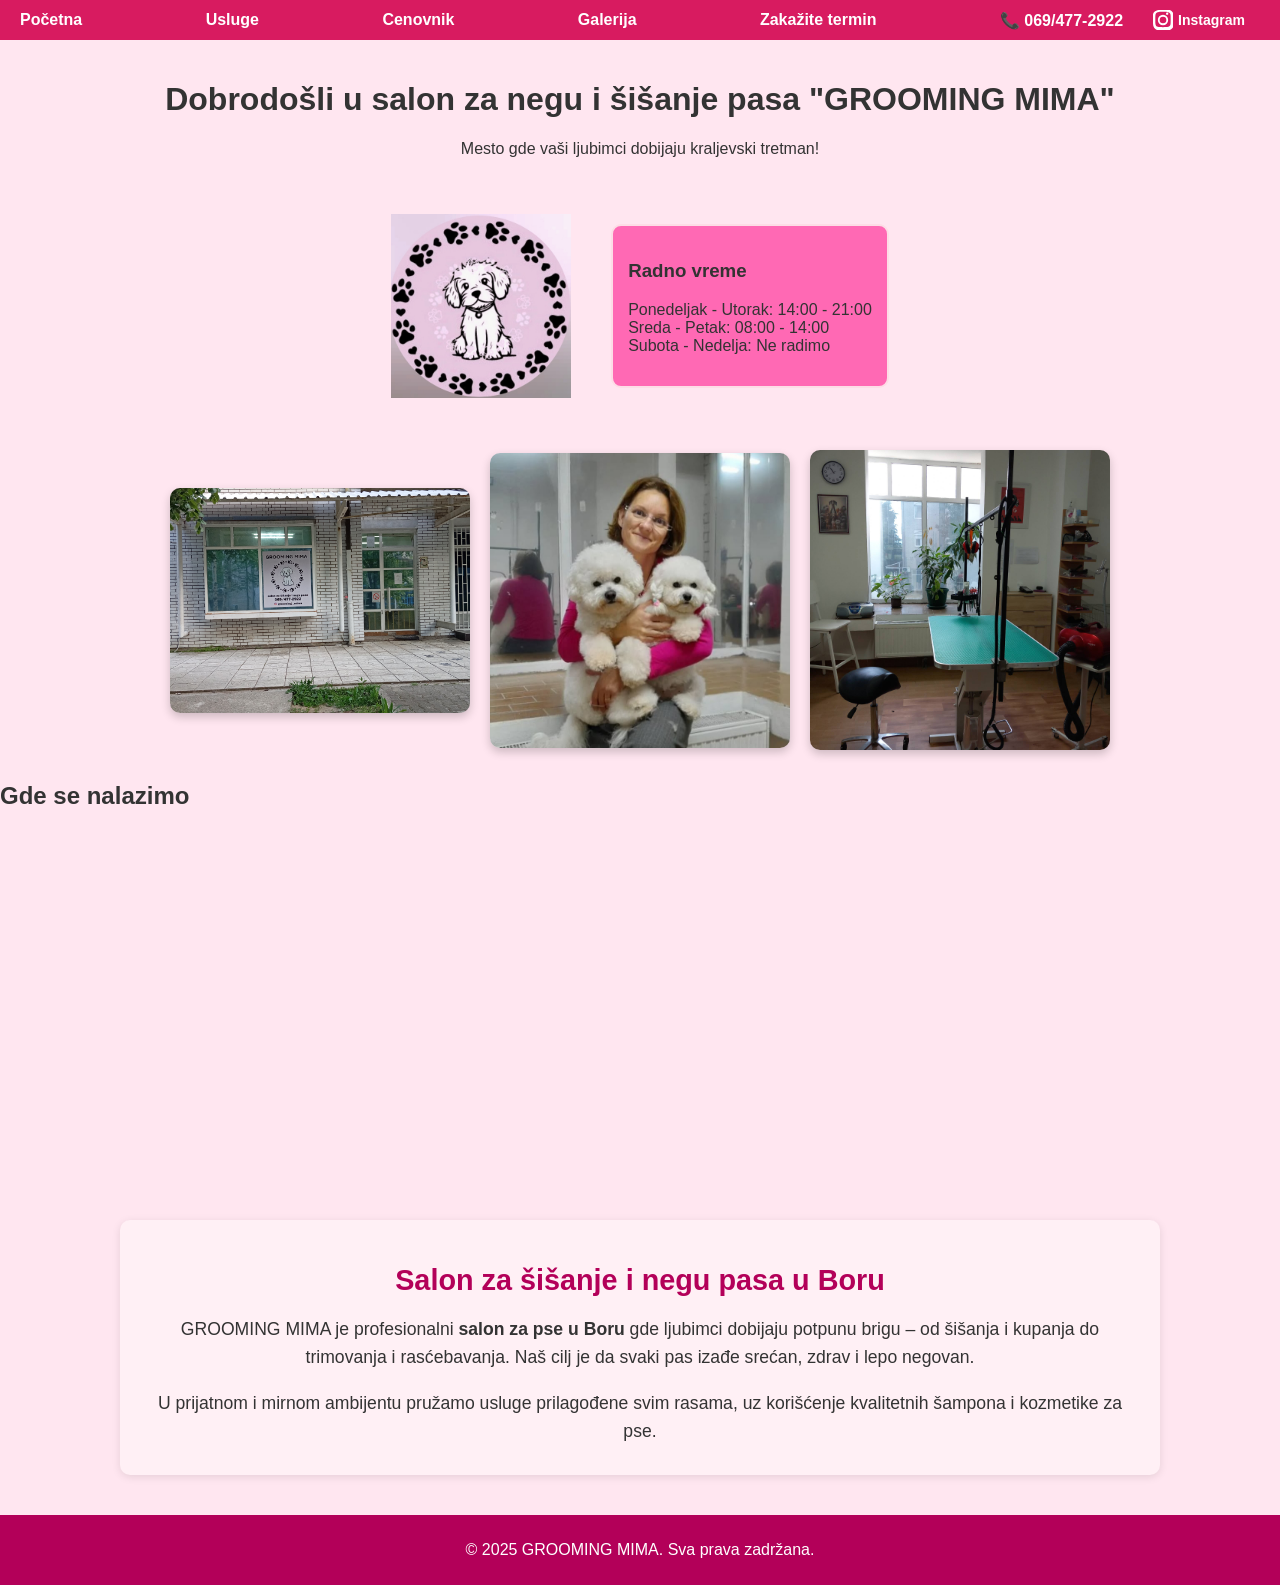
<file: index.html>
<!DOCTYPE html>
<html lang="sr">
<head>
  <meta charset="UTF-8">
  <meta name="viewport" content="width=device-width, initial-scale=1.0">

  <title>GROOMING MIMA - Šišanje i nega pasa Bor</title>
  <meta name="description" content="Dobrodošli u Grooming Mima, salon za šišanje i negu pasa u Boru. Profesionalna usluga šišanja, kupanja, trimovanja i higijene ljubimaca svih rasa.">
  <meta name="keywords" content="šišanje pasa Bor, grooming pasa Bor, salon za pse Bor, nega pasa Bor, kupanje pasa Bor, grooming mima">
  <meta name="author" content="GROOMING MIMA">

  <!-- Canonical + jezik -->
  <link rel="canonical" href="https://groomingmima.rs/">
  <link rel="alternate" href="https://groomingmima.rs/" hreflang="sr-RS">
  <meta http-equiv="content-language" content="sr-RS">

  <!-- Open Graph -->
  <meta property="og:type" content="website">
  <meta property="og:title" content="GROOMING MIMA — Šišanje i nega pasa Bor">
  <meta property="og:description" content="Profesionalna nega pasa svih rasa u Boru. Šišanje, kupanje, trimovanje. Pozovite 069/477-2922.">
  <meta property="og:url" content="https://groomingmima.rs/">
  <meta property="og:image" content="https://groomingmima.rs/static/images/slika1.jpg">

  <!-- Twitter kartice -->
  <meta name="twitter:card" content="summary_large_image">
  <meta name="twitter:title" content="GROOMING MIMA — Šišanje i nega pasa Bor">
  <meta name="twitter:description" content="Salon za pse u Boru. Vrhunska nega i šišanje.">
  <meta name="twitter:image" content="https://groomingmima.rs/static/images/slika1.jpg">

  <!-- Stil i favicon (koristi apsolutnu putanju da radi i na podstranicama) -->
  <link rel="stylesheet" href="/static/style.css">
  <link rel="icon" href="/static/favicon.ico" type="image/x-icon">

  <!-- Lokalni SEO (JSON-LD) -->
  <script type="application/ld+json">
  {
    "@context": "https://schema.org",
    "@type": "PetGrooming",
    "name": "GROOMING MIMA",
    "image": "https://groomingmima.rs/static/images/logo.png",
    "url": "https://groomingmima.rs/",
    "telephone": "+381694772922",
    "address": {
      "@type": "PostalAddress",
      "streetAddress": "Save Kovačevića 7",
      "addressLocality": "Bor",
      "addressCountry": "RS"
    },
    "openingHoursSpecification": [
      {
        "@type": "OpeningHoursSpecification",
        "dayOfWeek": ["Monday","Tuesday"],
        "opens": "14:00",
        "closes": "21:00"
      },
      {
        "@type": "OpeningHoursSpecification",
        "dayOfWeek": ["Wednesday","Thursday","Friday"],
        "opens": "08:00",
        "closes": "14:00"
      }
    ],
    "sameAs": ["https://www.instagram.com/grooming_mima"]
  }
  </script>
</head>

<body>
    <!-- Navigacija -->
   <nav class="nav-bar">
    <a href="/">Početna</a>
    <a href="/usluge">Usluge</a>
    <a href="/cenovnik">Cenovnik</a>
    <a href="/galerija">Galerija</a>
    <a href="/kontakt">Zakažite termin</a>

    <div class="nav-right">
        <a class="telefon" href="tel:0694772922">📞 069/477-2922</a>
        <a class="instagram-link" href="https://www.instagram.com/grooming_mima" target="_blank">
            <svg class="instagram-icon" xmlns="http://www.w3.org/2000/svg" viewBox="0 0 24 24" width="20" height="20" fill="#fff">
                <path d="M12 2.2c3.2 0 3.6 0 4.9.1 1.2.1 1.9.3 2.3.6.5.3.9.7 1.3 1.3.3.4.5 1.1.6 2.3.1 1.3.1 1.7.1 4.9s0 3.6-.1 4.9c-.1 1.2-.3 1.9-.6 2.3-.3.5-.7.9-1.3 1.3-.4.3-1.1.5-2.3.6-1.3.1-1.7.1-4.9.1s-3.6 0-4.9-.1c-1.2-.1-1.9-.3-2.3-.6-.5-.3-.9-.7-1.3-1.3-.3-.4-.5-1.1-.6-2.3-.1-1.3-.1-1.7-.1-4.9s0-3.6.1-4.9c.1-1.2.3-1.9.6-2.3.3-.5.7-.9 1.3-1.3.4-.3 1.1-.5 2.3-.6 1.3-.1 1.7-.1 4.9-.1zm0-2.2c-3.3 0-3.7 0-5 .1-1.3.1-2.3.3-3.2.7a5.9 5.9 0 0 0-2.1 1.4 5.9 5.9 0 0 0-1.4 2.1c-.4.9-.6 1.9-.7 3.2C0 8.3 0 8.7 0 12s0 3.7.1 5c.1 1.3.3 2.3.7 3.2a5.9 5.9 0 0 0 1.4 2.1 5.9 5.9 0 0 0 2.1 1.4c.9.4 1.9.6 3.2.7 1.3.1 1.7.1 5 .1s3.7 0 5-.1c1.3-.1 2.3-.3 3.2-.7a5.9 5.9 0 0 0 2.1-1.4 5.9 5.9 0 0 0 1.4-2.1c.4-.9.6-1.9.7-3.2.1-1.3.1-1.7.1-5s0-3.7-.1-5c-.1-1.3-.3-2.3-.7-3.2a5.9 5.9 0 0 0-1.4-2.1 5.9 5.9 0 0 0-2.1-1.4c-.9-.4-1.9-.6-3.2-.7C15.7 0 15.3 0 12 0zM12 5.8a6.2 6.2 0 1 0 0 12.4 6.2 6.2 0 0 0 0-12.4zm0 10.2a4 4 0 1 1 0-8 4 4 0 0 1 0 8zm6.4-11.6a1.4 1.4 0 1 1-2.8 0 1.4 1.4 0 0 1 2.8 0z"/>
            </svg>
            <span class="instagram-text">Instagram</span>
        </a>
    </div>
</nav>
    <!-- Pozdravni tekst -->
    <div class="pozdrav">
        <h1>Dobrodošli u salon za negu i šišanje pasa "GROOMING MIMA"</h1>
        <p>Mesto gde vaši ljubimci dobijaju kraljevski tretman!</p>
    </div>

    <!-- Glavni deo sa logoom i radnim vremenom -->
    <header class="header">
        <img src="static/images/logo.png" alt="Logo salona Grooming Mima" class="logo">
        <div class="radno-vreme">
            <h3>Radno vreme</h3>
            <p>Ponedeljak - Utorak: 14:00 - 21:00<br>Sreda - Petak: 08:00 - 14:00<br>Subota - Nedelja: Ne radimo</p>
        </div>
    </header>

    <!-- Galerija slika -->
    <section class="galerija">
        <img src="static/images/slika1.jpg" alt="Pas 1">
        <img src="static/images/slika2.jpg" alt="Pas 2">
        <img src="static/images/slika3.jpg" alt="Pas 3">
    </section>

    <!-- Google mapa -->
   <section class="lokacija">
    <h2>Gde se nalazimo</h2>
    <div class="mapa">
        <iframe
            src="https://www.google.com/maps/embed?pb=!1m18!1m12!1m3!1d2867.327274970337!2d22.103242285208676!3d44.05595019653281!2m3!1f0!2f0!3f0!3m2!1i1024!2i768!4f13.1!3m3!1m2!1s0x4753f90b660301d7%3A0x31f0b1820d231a1d!2sGrooming%20Mima!5e0!3m2!1sen!2srs!4v1749411933884!5m2!1sen!2srs"
            width="50%"
            height="350"
            style="border:0;"
            allowfullscreen=""
            loading="lazy"
            referrerpolicy="no-referrer-when-downgrade">
        </iframe>
    </div>
</section>

<section class="seo-tekst">
  <h2>Salon za šišanje i negu pasa u Boru</h2>
  <p>GROOMING MIMA je profesionalni <strong>salon za pse u Boru</strong> gde ljubimci dobijaju potpunu brigu – od šišanja i kupanja do trimovanja i rasćebavanja. Naš cilj je da svaki pas izađe srećan, zdrav i lepo negovan.</p>
  <p>U prijatnom i mirnom ambijentu pružamo usluge prilagođene svim rasama, uz korišćenje kvalitetnih šampona i kozmetike za pse.</p>
</section>

    <footer>
        <p>&copy; 2025 GROOMING MIMA. Sva prava zadržana.</p>
    </footer>
</body>
</html>
</file>
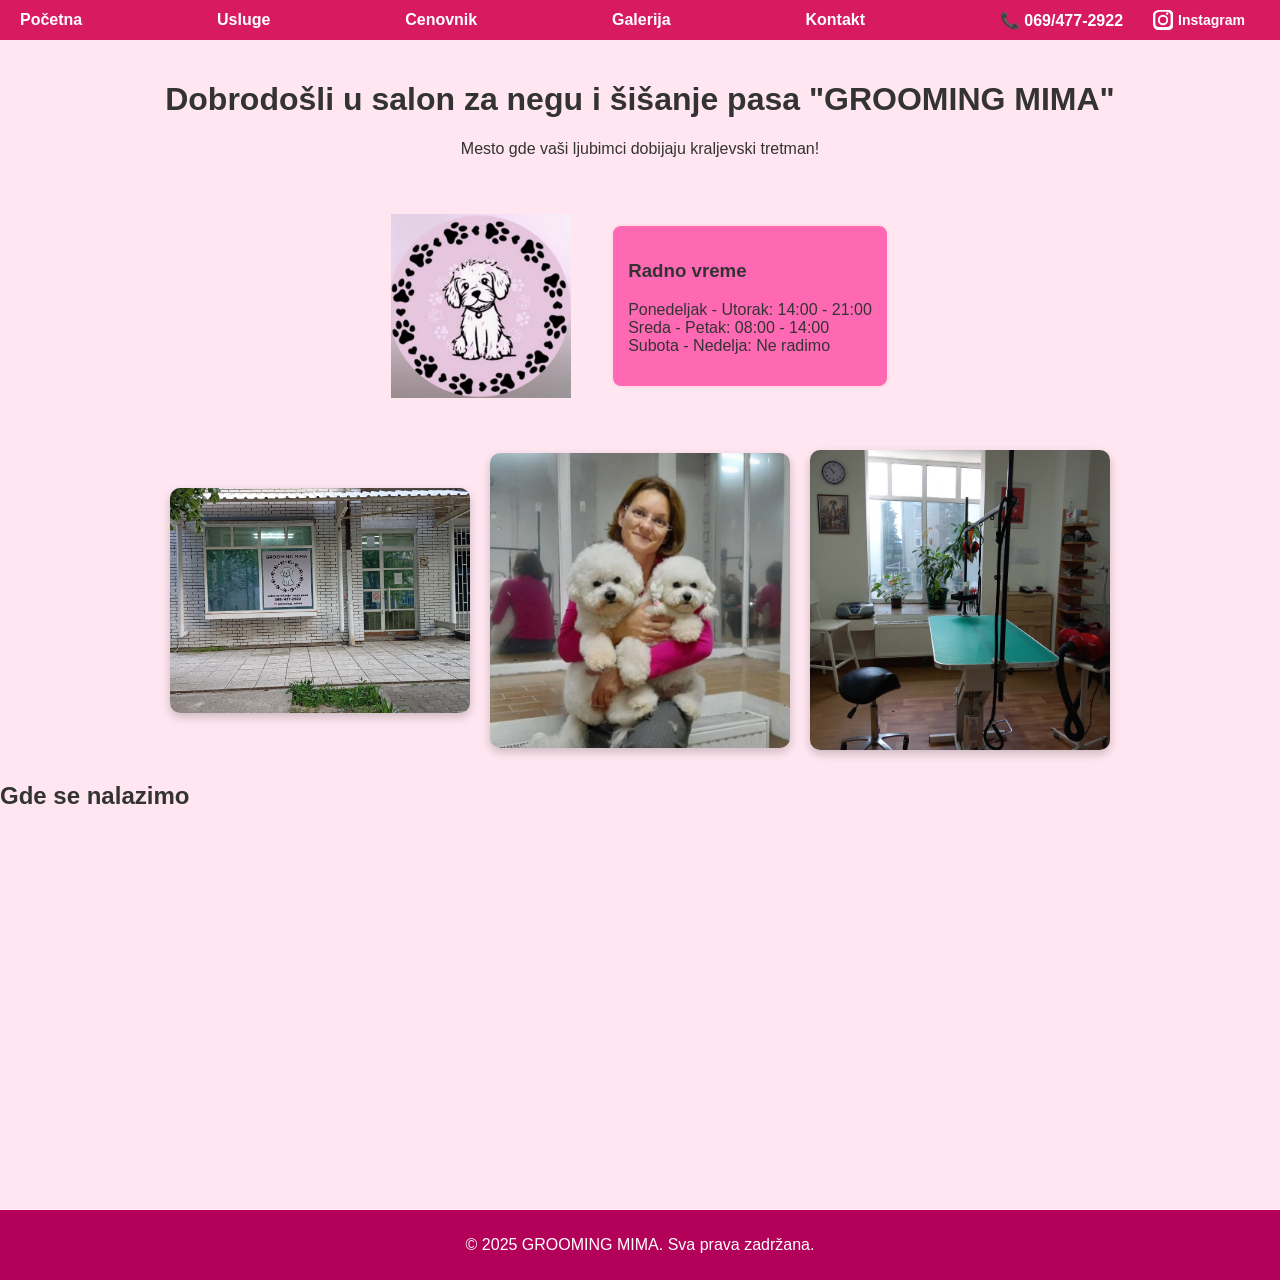
<file: public/index.html>
<!DOCTYPE html>
<html lang="sr">
<head>
    <meta charset="UTF-8">
    <meta name="viewport" content="width=device-width, initial-scale=1.0">
    <title>GROOMING MIMA - Šišanje i nega pasa Bor</title>
    <meta name="description" content="Salon za negu i šišanje pasa GROOMING MIMA u Boru. Prijatan ambijent i profesionalna usluga za vaše ljubimce.">
    <meta name="keywords" content="šišanje pasa Bor, grooming pasa, salon za pse, nega kućnih ljubimaca, GROOMING MIMA">
    <meta name="author" content="GROOMING MIMA">
    <link rel="stylesheet" href="/static/style.css">
    <!-- SEO meta tagovi -->
    <meta name="keywords" content="grooming, šišanje pasa, salon za pse, Bor, nega pasa, grooming mima">
    <meta name="author" content="Grooming Mima">
    <link rel="icon" href="/static/favicon.ico" type="image/x-icon">
</head>
<body>
    <!-- Navigacija -->
   <nav class="nav-bar">
    <a href="/">Početna</a>
    <a href="/usluge">Usluge</a>
    <a href="/cenovnik">Cenovnik</a>
    <a href="/galerija">Galerija</a>
    <a href="/kontakt">Kontakt</a>

    <div class="nav-right">
        <a class="telefon" href="tel:0694772922">📞 069/477-2922</a>
        <a class="instagram-link" href="https://www.instagram.com/grooming_mima" target="_blank">
            <svg class="instagram-icon" xmlns="http://www.w3.org/2000/svg" viewBox="0 0 24 24" width="20" height="20" fill="#fff">
                <path d="M12 2.2c3.2 0 3.6 0 4.9.1 1.2.1 1.9.3 2.3.6.5.3.9.7 1.3 1.3.3.4.5 1.1.6 2.3.1 1.3.1 1.7.1 4.9s0 3.6-.1 4.9c-.1 1.2-.3 1.9-.6 2.3-.3.5-.7.9-1.3 1.3-.4.3-1.1.5-2.3.6-1.3.1-1.7.1-4.9.1s-3.6 0-4.9-.1c-1.2-.1-1.9-.3-2.3-.6-.5-.3-.9-.7-1.3-1.3-.3-.4-.5-1.1-.6-2.3-.1-1.3-.1-1.7-.1-4.9s0-3.6.1-4.9c.1-1.2.3-1.9.6-2.3.3-.5.7-.9 1.3-1.3.4-.3 1.1-.5 2.3-.6 1.3-.1 1.7-.1 4.9-.1zm0-2.2c-3.3 0-3.7 0-5 .1-1.3.1-2.3.3-3.2.7a5.9 5.9 0 0 0-2.1 1.4 5.9 5.9 0 0 0-1.4 2.1c-.4.9-.6 1.9-.7 3.2C0 8.3 0 8.7 0 12s0 3.7.1 5c.1 1.3.3 2.3.7 3.2a5.9 5.9 0 0 0 1.4 2.1 5.9 5.9 0 0 0 2.1 1.4c.9.4 1.9.6 3.2.7 1.3.1 1.7.1 5 .1s3.7 0 5-.1c1.3-.1 2.3-.3 3.2-.7a5.9 5.9 0 0 0 2.1-1.4 5.9 5.9 0 0 0 1.4-2.1c.4-.9.6-1.9.7-3.2.1-1.3.1-1.7.1-5s0-3.7-.1-5c-.1-1.3-.3-2.3-.7-3.2a5.9 5.9 0 0 0-1.4-2.1 5.9 5.9 0 0 0-2.1-1.4c-.9-.4-1.9-.6-3.2-.7C15.7 0 15.3 0 12 0zM12 5.8a6.2 6.2 0 1 0 0 12.4 6.2 6.2 0 0 0 0-12.4zm0 10.2a4 4 0 1 1 0-8 4 4 0 0 1 0 8zm6.4-11.6a1.4 1.4 0 1 1-2.8 0 1.4 1.4 0 0 1 2.8 0z"/>
            </svg>
            <span class="instagram-text">Instagram</span>
        </a>
    </div>
</nav>
    <!-- Pozdravni tekst -->
    <div class="pozdrav">
        <h1>Dobrodošli u salon za negu i šišanje pasa "GROOMING MIMA"</h1>
        <p>Mesto gde vaši ljubimci dobijaju kraljevski tretman!</p>
    </div>

    <!-- Glavni deo sa logoom i radnim vremenom -->
    <header class="header">
        <img src="/static/images/logo.png" alt="Logo salona Grooming Mima" class="logo">
        <div class="radno-vreme">
            <h3>Radno vreme</h3>
            <p>Ponedeljak - Utorak: 14:00 - 21:00<br>Sreda - Petak: 08:00 - 14:00<br>Subota - Nedelja: Ne radimo</p>
        </div>
    </header>

    <!-- Galerija slika -->
    <section class="galerija">
        <img src="/static/images/slika1.jpg" alt="Pas 1">
        <img src="/static/images/slika2.jpg" alt="Pas 2">
        <img src="/static/images/slika3.jpg" alt="Pas 3">
    </section>

    <!-- Google mapa -->
   <section class="lokacija">
    <h2>Gde se nalazimo</h2>
    <div class="mapa">
        <iframe
            src="https://www.google.com/maps/embed?pb=!1m18!1m12!1m3!1d2867.327274970337!2d22.103242285208676!3d44.05595019653281!2m3!1f0!2f0!3f0!3m2!1i1024!2i768!4f13.1!3m3!1m2!1s0x4753f90b660301d7%3A0x31f0b1820d231a1d!2sGrooming%20Mima!5e0!3m2!1sen!2srs!4v1749411933884!5m2!1sen!2srs"
            width="50%"
            height="350"
            style="border:0;"
            allowfullscreen=""
            loading="lazy"
            referrerpolicy="no-referrer-when-downgrade">
        </iframe>
    </div>
</section>

    <footer>
        <p>&copy; 2025 GROOMING MIMA. Sva prava zadržana.</p>
    </footer>
</body>
</html>
</file>
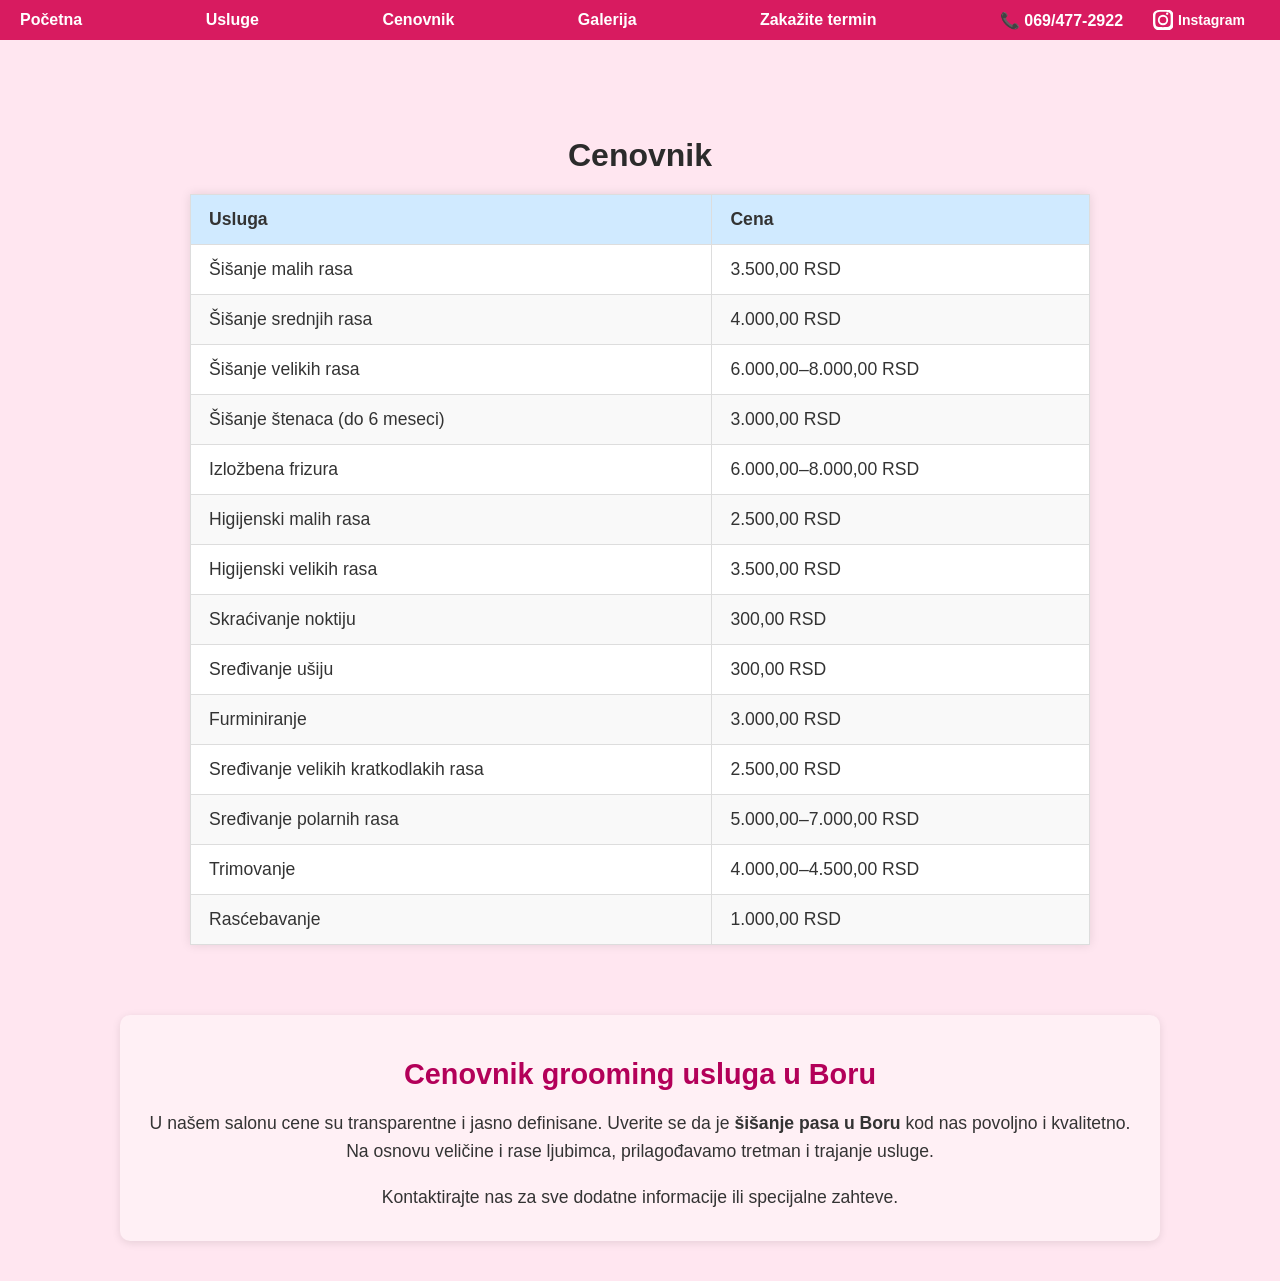
<file: cenovnik.html>
<!DOCTYPE html>
<html lang="sr">
<head>
  <meta charset="UTF-8">
  <meta name="viewport" content="width=device-width, initial-scale=1.0">

  <title>Cenovnik - Grooming Mima Bor</title>
  <meta name="description" content="Cene šišanja, kupanja, trimovanja i ostalih grooming usluga u salonu Grooming Mima Bor. Transparentno i povoljno.">
  <meta name="keywords" content="cenovnik grooming mima, cene šišanja pasa Bor, cene grooming Bor, salon za pse cene">
  <meta name="author" content="GROOMING MIMA">

  <link rel="canonical" href="https://groomingmima.rs/cenovnik">
  <link rel="alternate" href="https://groomingmima.rs/cenovnik" hreflang="sr-RS">
  <meta http-equiv="content-language" content="sr-RS">

  <meta property="og:type" content="website">
  <meta property="og:title" content="Cenovnik - Grooming Mima Bor">
  <meta property="og:description" content="Pogledajte cene grooming usluga: šišanje, kupanje, higijena ušiju i noktiju, furminiranje i trimovanje.">
  <meta property="og:url" content="https://groomingmima.rs/cenovnik">
  <meta property="og:image" content="https://groomingmima.rs/static/images/slika2.jpg">

  <meta name="twitter:card" content="summary_large_image">
  <meta name="twitter:title" content="Cenovnik - Grooming Mima Bor">
  <meta name="twitter:description" content="Jasne i fer cene grooming tretmana.">
  <meta name="twitter:image" content="https://groomingmima.rs/static/images/slika2.jpg">

  <link rel="stylesheet" href="/static/style.css">
  <link rel="icon" href="/static/favicon.ico" type="image/x-icon">
</head>

<body>
    <nav class="nav-bar">
    <a href="/">Početna</a>
    <a href="/usluge">Usluge</a>
    <a href="/cenovnik">Cenovnik</a>
    <a href="/galerija">Galerija</a>
    <a href="/kontakt">Zakažite termin</a>

    <div class="nav-right">
        <a class="telefon" href="tel:0694772922">📞 069/477-2922</a>
        <a class="instagram-link" href="https://www.instagram.com/grooming_mima" target="_blank">
            <svg class="instagram-icon" xmlns="http://www.w3.org/2000/svg" viewBox="0 0 24 24" width="20" height="20" fill="#fff">
                <path d="M12 2.2c3.2 0 3.6 0 4.9.1 1.2.1 1.9.3 2.3.6.5.3.9.7 1.3 1.3.3.4.5 1.1.6 2.3.1 1.3.1 1.7.1 4.9s0 3.6-.1 4.9c-.1 1.2-.3 1.9-.6 2.3-.3.5-.7.9-1.3 1.3-.4.3-1.1.5-2.3.6-1.3.1-1.7.1-4.9.1s-3.6 0-4.9-.1c-1.2-.1-1.9-.3-2.3-.6-.5-.3-.9-.7-1.3-1.3-.3-.4-.5-1.1-.6-2.3-.1-1.3-.1-1.7-.1-4.9s0-3.6.1-4.9c.1-1.2.3-1.9.6-2.3.3-.5.7-.9 1.3-1.3.4-.3 1.1-.5 2.3-.6 1.3-.1 1.7-.1 4.9-.1zm0-2.2c-3.3 0-3.7 0-5 .1-1.3.1-2.3.3-3.2.7a5.9 5.9 0 0 0-2.1 1.4 5.9 5.9 0 0 0-1.4 2.1c-.4.9-.6 1.9-.7 3.2C0 8.3 0 8.7 0 12s0 3.7.1 5c.1 1.3.3 2.3.7 3.2a5.9 5.9 0 0 0 1.4 2.1 5.9 5.9 0 0 0 2.1 1.4c.9.4 1.9.6 3.2.7 1.3.1 1.7.1 5 .1s3.7 0 5-.1c1.3-.1 2.3-.3 3.2-.7a5.9 5.9 0 0 0 2.1-1.4 5.9 5.9 0 0 0 1.4-2.1c.4-.9.6-1.9.7-3.2.1-1.3.1-1.7.1-5s0-3.7-.1-5c-.1-1.3-.3-2.3-.7-3.2a5.9 5.9 0 0 0-1.4-2.1 5.9 5.9 0 0 0-2.1-1.4c-.9-.4-1.9-.6-3.2-.7C15.7 0 15.3 0 12 0zM12 5.8a6.2 6.2 0 1 0 0 12.4 6.2 6.2 0 0 0 0-12.4zm0 10.2a4 4 0 1 1 0-8 4 4 0 0 1 0 8zm6.4-11.6a1.4 1.4 0 1 1-2.8 0 1.4 1.4 0 0 1 2.8 0z"/>
            </svg>
            <span class="instagram-text">Instagram</span>
        </a>
    </div>
</nav>



    <section class="cenovnik-sekcija">
        <h2>Cenovnik</h2>
        <div class="cenovnik-tabela">
            <table>
                <thead>
                    <tr>
                        <th>Usluga</th>
                        <th>Cena</th>
                    </tr>
                </thead>
                <tbody>
    <tr><td data-label="Usluga">Šišanje malih rasa</td><td data-label="Cena">3.500,00 RSD</td></tr>
    <tr><td data-label="Usluga">Šišanje srednjih rasa</td><td data-label="Cena">4.000,00 RSD</td></tr>
    <tr><td data-label="Usluga">Šišanje velikih rasa</td><td data-label="Cena">6.000,00–8.000,00 RSD</td></tr>
    <tr><td data-label="Usluga">Šišanje štenaca (do 6 meseci)</td><td data-label="Cena">3.000,00 RSD</td></tr>
    <tr><td data-label="Usluga">Izložbena frizura</td><td data-label="Cena">6.000,00–8.000,00 RSD</td></tr>
    <tr><td data-label="Usluga">Higijenski malih rasa</td><td data-label="Cena">2.500,00 RSD</td></tr>
    <tr><td data-label="Usluga">Higijenski velikih rasa</td><td data-label="Cena">3.500,00 RSD</td></tr>
    <tr><td data-label="Usluga">Skraćivanje noktiju</td><td data-label="Cena">300,00 RSD</td></tr>
    <tr><td data-label="Usluga">Sređivanje ušiju</td><td data-label="Cena">300,00 RSD</td></tr>
    <tr><td data-label="Usluga">Furminiranje</td><td data-label="Cena">3.000,00 RSD</td></tr>
    <tr><td data-label="Usluga">Sređivanje velikih kratkodlakih rasa</td><td data-label="Cena">2.500,00 RSD</td></tr>
    <tr><td data-label="Usluga">Sređivanje polarnih rasa</td><td data-label="Cena">5.000,00–7.000,00 RSD</td></tr>
    <tr><td data-label="Usluga">Trimovanje</td><td data-label="Cena">4.000,00–4.500,00 RSD</td></tr>
    <tr><td data-label="Usluga">Rasćebavanje</td><td data-label="Cena">1.000,00 RSD</td></tr>
</tbody>

            </table>
        </div>
    </section>
<section class="seo-tekst">
  <h2>Cenovnik grooming usluga u Boru</h2>
  <p>U našem salonu cene su transparentne i jasno definisane. Uverite se da je <strong>šišanje pasa u Boru</strong> kod nas povoljno i kvalitetno. Na osnovu veličine i rase ljubimca, prilagođavamo tretman i trajanje usluge.</p>
  <p>Kontaktirajte nas za sve dodatne informacije ili specijalne zahteve.</p>
</section>

</body>
</html>
</file>
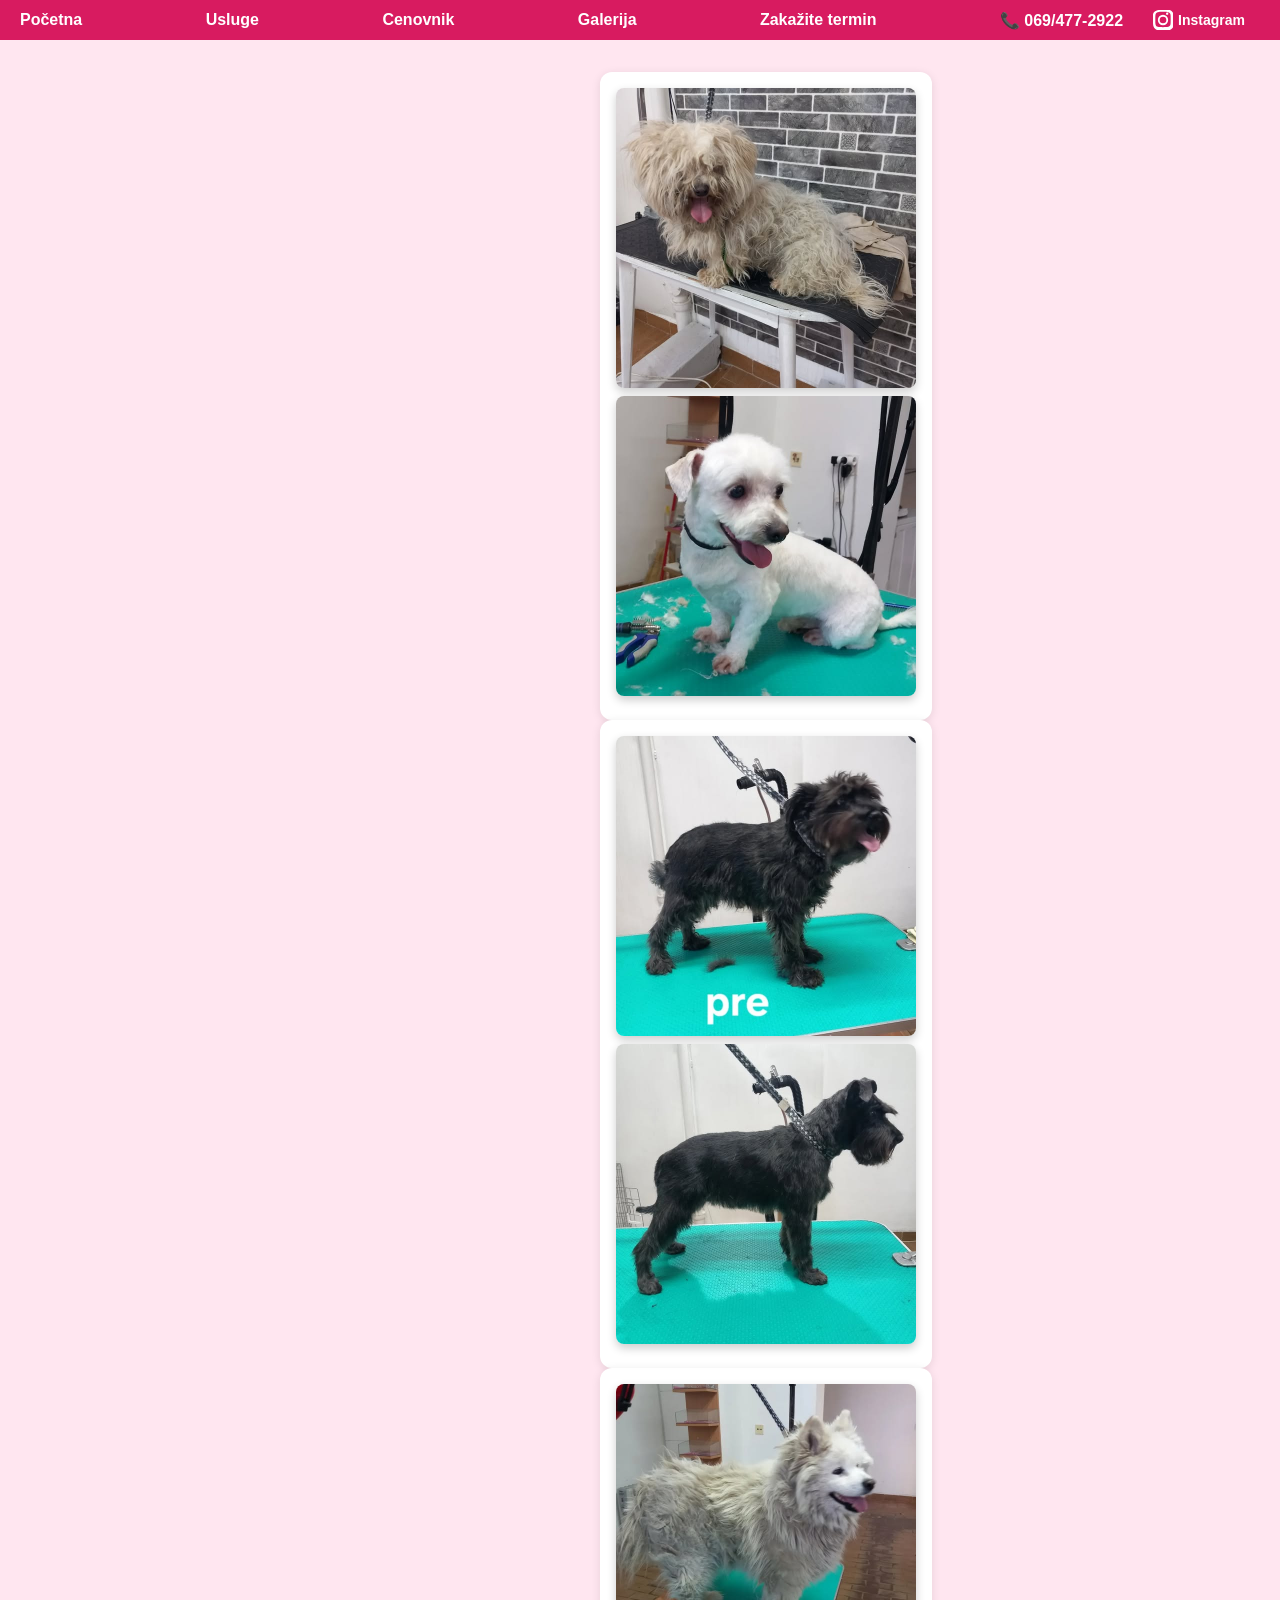
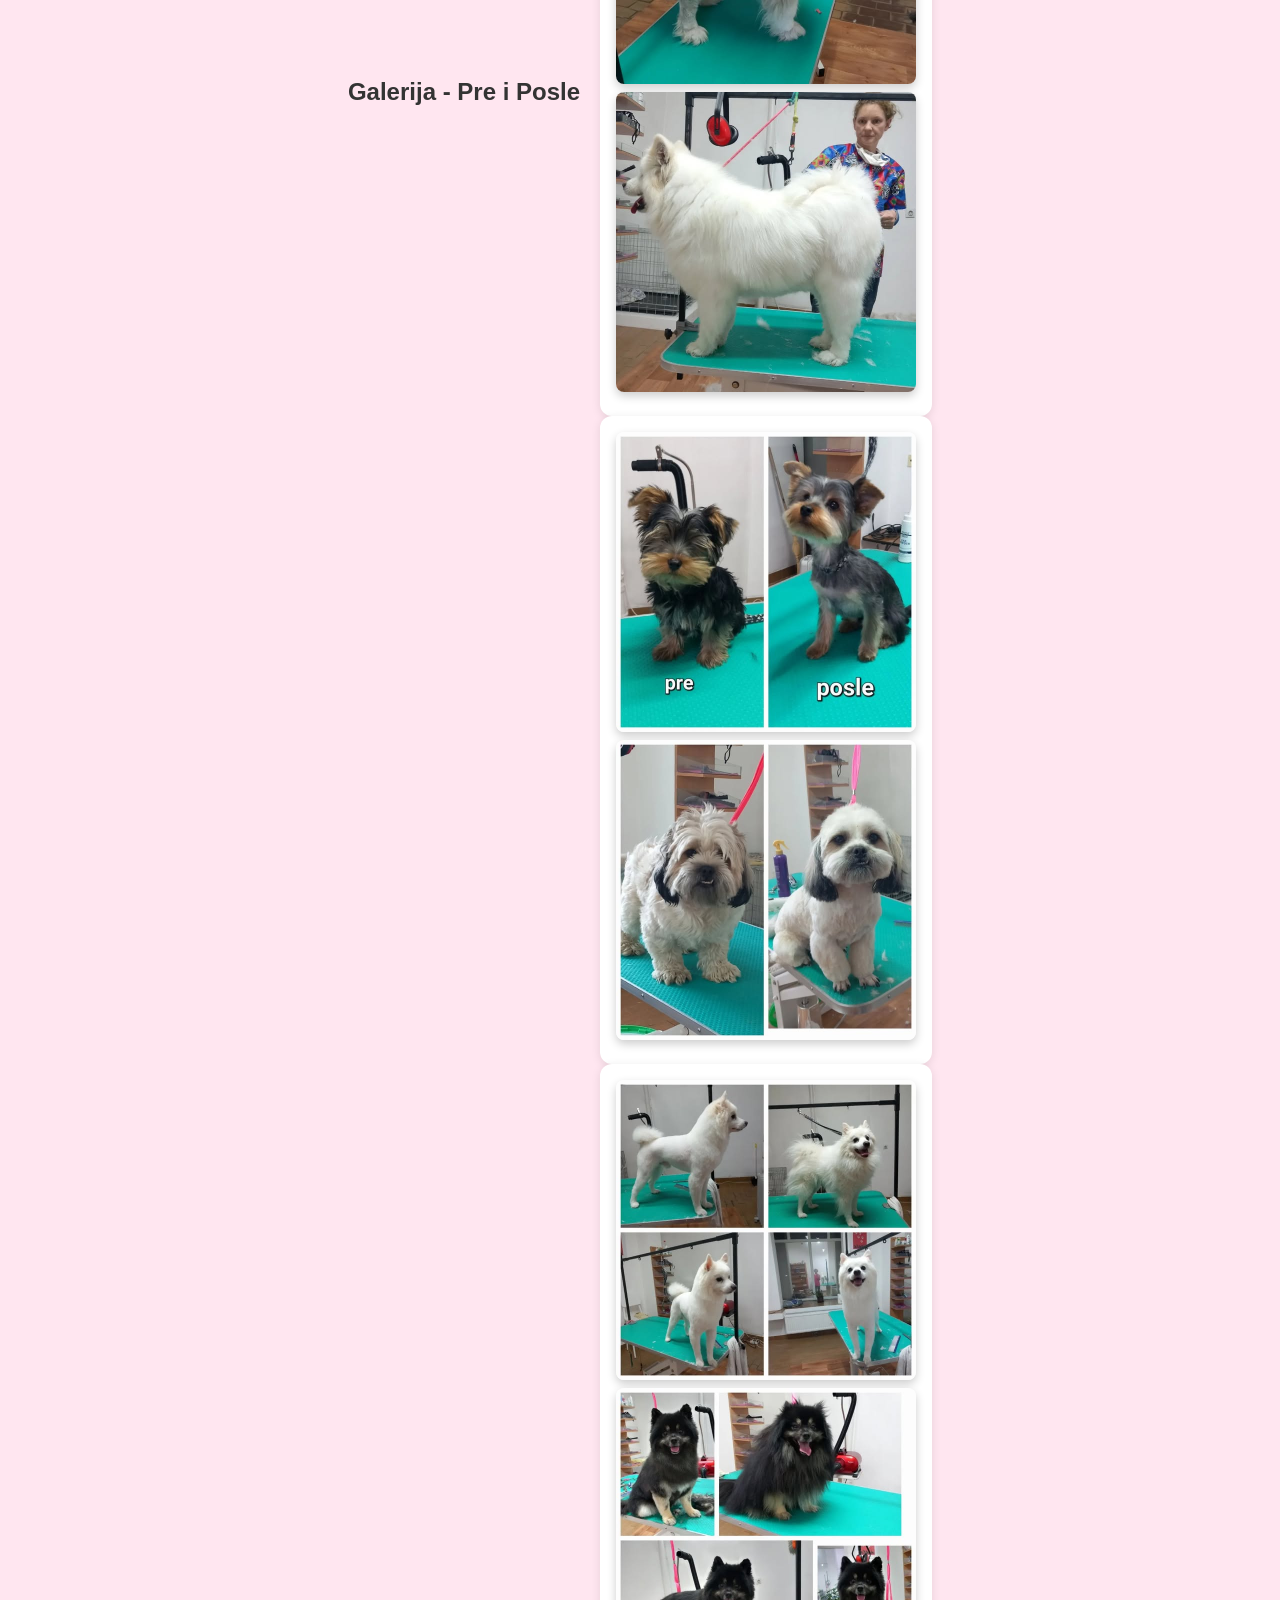
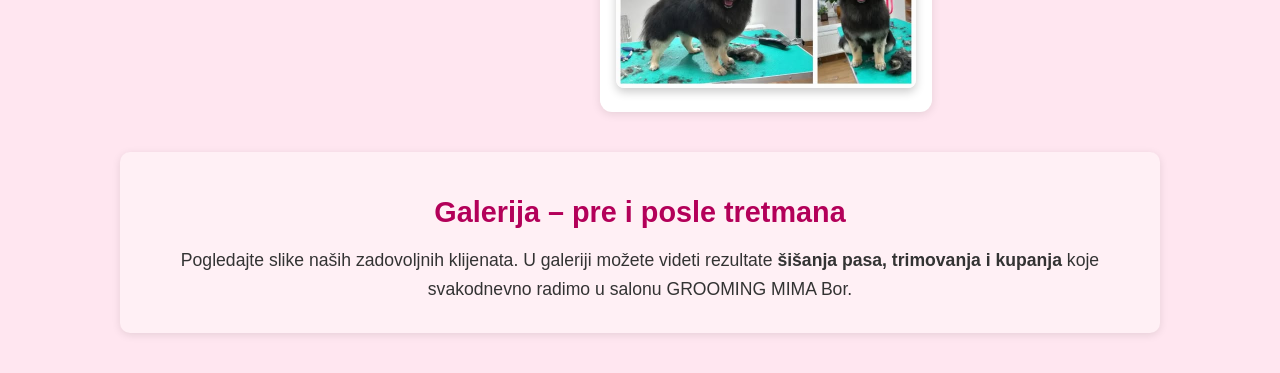
<file: galerija.html>
<!DOCTYPE html>
<html lang="sr">
<head>
  <meta charset="UTF-8">
  <meta name="viewport" content="width=device-width, initial-scale=1.0">

  <title>Galerija - Grooming Mima Bor</title>
  <meta name="description" content="Galerija: pre i posle šišanja, kupanja i tretmana u salonu Grooming Mima Bor.">
  <meta name="keywords" content="galerija grooming mima, slike šišanja pasa, pre i posle, grooming Bor">
  <meta name="author" content="GROOMING MIMA">

  <link rel="canonical" href="https://groomingmima.rs/galerija">
  <link rel="alternate" href="https://groomingmima.rs/galerija" hreflang="sr-RS">
  <meta http-equiv="content-language" content="sr-RS">

  <meta property="og:type" content="website">
  <meta property="og:title" content="Galerija - Grooming Mima Bor">
  <meta property="og:description" content="Pogledajte rezultate naših grooming tretmana - slike pasa pre i posle.">
  <meta property="og:url" content="https://groomingmima.rs/galerija">
  <meta property="og:image" content="https://groomingmima.rs/static/images/slika3.jpg">

  <meta name="twitter:card" content="summary_large_image">
  <meta name="twitter:title" content="Galerija - Grooming Mima Bor">
  <meta name="twitter:description" content="Fotografije naših zadovoljnih ljubimaca.">
  <meta name="twitter:image" content="https://groomingmima.rs/static/images/slika3.jpg">

  <link rel="stylesheet" href="/static/style.css">
  <link rel="icon" href="/static/favicon.ico" type="image/x-icon">
</head>

<body>

<nav class="nav-bar">
    <a href="/">Početna</a>
    <a href="/usluge">Usluge</a>
    <a href="/cenovnik">Cenovnik</a>
    <a href="/galerija">Galerija</a>
    <a href="/kontakt">Zakažite termin</a>

    <div class="nav-right">
        <a class="telefon" href="tel:0694772922">📞 069/477-2922</a>
        <a class="instagram-link" href="https://www.instagram.com/grooming_mima" target="_blank">
            <svg class="instagram-icon" xmlns="http://www.w3.org/2000/svg" viewBox="0 0 24 24" width="20" height="20" fill="#fff">
                <path d="M12 2.2c3.2 0 3.6 0 4.9.1 1.2.1 1.9.3 2.3.6.5.3.9.7 1.3 1.3.3.4.5 1.1.6 2.3.1 1.3.1 1.7.1 4.9s0 3.6-.1 4.9c-.1 1.2-.3 1.9-.6 2.3-.3.5-.7.9-1.3 1.3-.4.3-1.1.5-2.3.6-1.3.1-1.7.1-4.9.1s-3.6 0-4.9-.1c-1.2-.1-1.9-.3-2.3-.6-.5-.3-.9-.7-1.3-1.3-.3-.4-.5-1.1-.6-2.3-.1-1.3-.1-1.7-.1-4.9s0-3.6.1-4.9c.1-1.2.3-1.9.6-2.3.3-.5.7-.9 1.3-1.3.4-.3 1.1-.5 2.3-.6 1.3-.1 1.7-.1 4.9-.1zm0-2.2c-3.3 0-3.7 0-5 .1-1.3.1-2.3.3-3.2.7a5.9 5.9 0 0 0-2.1 1.4 5.9 5.9 0 0 0-1.4 2.1c-.4.9-.6 1.9-.7 3.2C0 8.3 0 8.7 0 12s0 3.7.1 5c.1 1.3.3 2.3.7 3.2a5.9 5.9 0 0 0 1.4 2.1 5.9 5.9 0 0 0 2.1 1.4c.9.4 1.9.6 3.2.7 1.3.1 1.7.1 5 .1s3.7 0 5-.1c1.3-.1 2.3-.3 3.2-.7a5.9 5.9 0 0 0 2.1-1.4 5.9 5.9 0 0 0 1.4-2.1c.4-.9.6-1.9.7-3.2.1-1.3.1-1.7.1-5s0-3.7-.1-5c-.1-1.3-.3-2.3-.7-3.2a5.9 5.9 0 0 0-1.4-2.1 5.9 5.9 0 0 0-2.1-1.4c-.9-.4-1.9-.6-3.2-.7C15.7 0 15.3 0 12 0zM12 5.8a6.2 6.2 0 1 0 0 12.4 6.2 6.2 0 0 0 0-12.4zm0 10.2a4 4 0 1 1 0-8 4 4 0 0 1 0 8zm6.4-11.6a1.4 1.4 0 1 1-2.8 0 1.4 1.4 0 0 1 2.8 0z"/>
            </svg>
            <span class="instagram-text">Instagram</span>
        </a>
    </div>
</nav>


<section class="galerija">
    <h2>Galerija - Pre i Posle</h2>
    <div class="galerija-grid">
        <div class="slika-par">
            <img src="static/images/pas1-pre.jpg" alt="Pas pre šišanja">
            <img src="static/images/pas1-posle.jpg" alt="Pas posle šišanja">
        </div>
        <div class="slika-par">
            <img src="static/images/pas2-pre.jpg" alt="Pas pre šišanja">
            <img src="static/images/pas2-posle.jpg" alt="Pas posle šišanja">
        </div>
        <div class="slika-par">
            <img src="static/images/pas3-pre.jpg" alt="Pas pre šišanja 3">
            <img src="static/images/pas3-posle.jpg" alt="Pas posle šišanja 3">
        </div>
        <div class="slika-par">
            <img src="static/images/pas4-pre.jpg" alt="Pas pre šišanja 4">
            <img src="static/images/pas4-posle.jpg" alt="Pas posle šišanja 4">
        </div>
        <div class="slika-par">
            <img src="static/images/pas5-pre.jpg" alt="Pas pre šišanja 5">
            <img src="static/images/pas5-posle.jpg" alt="Pas posle šišanja 5">
        </div>

        <!-- Dodaj još po potrebi -->
    </div>
</section>
<section class="seo-tekst">
  <h2>Galerija – pre i posle tretmana</h2>
  <p>Pogledajte slike naših zadovoljnih klijenata. U galeriji možete videti rezultate <strong>šišanja pasa, trimovanja i kupanja</strong> koje svakodnevno radimo u salonu GROOMING MIMA Bor.</p>
</section>


</body>
</html>
</file>
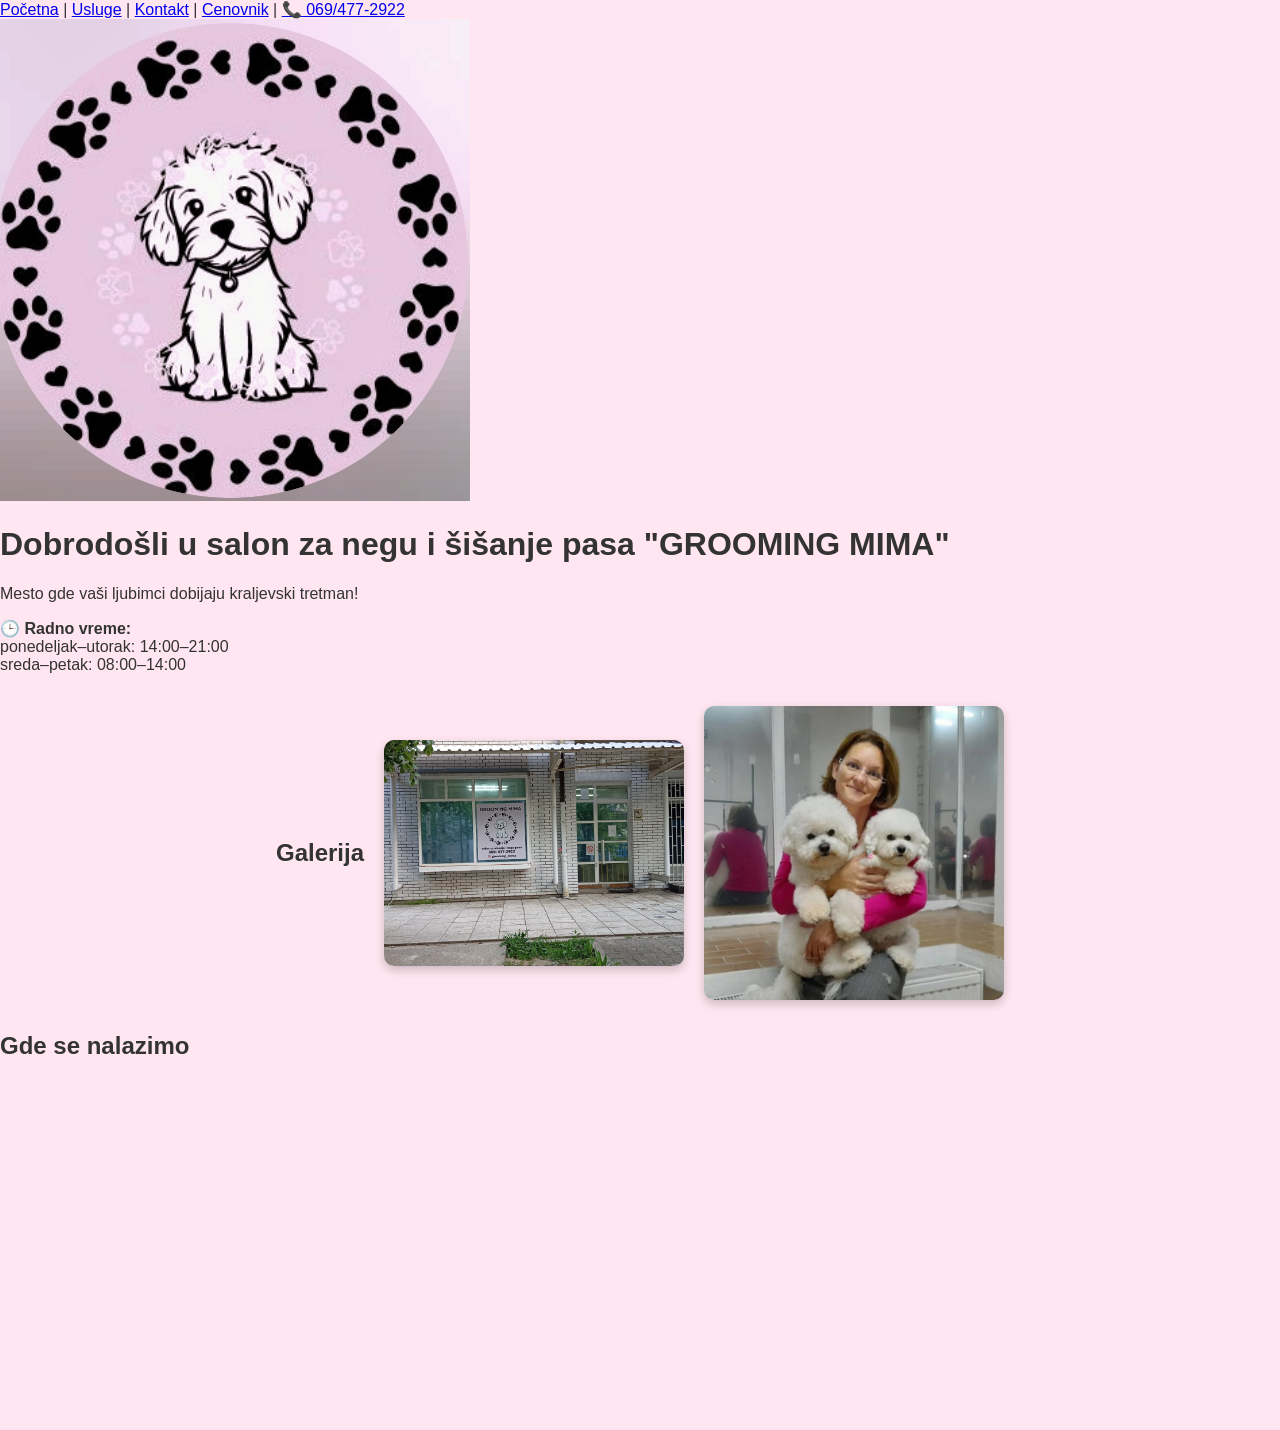
<file: index-old.html>
<!DOCTYPE html>
<html>
<head>
    <title>Salon za negu i šišanje pasa GROOMING MIMA</title>
    <link rel="stylesheet" href="/static/style.css">
</head>
<body>
   <nav>
    <a href="/">Početna</a> |
    <a href="/usluge">Usluge</a> |
    <a href="/kontakt">Kontakt</a> |
    <a href="/cenovnik">Cenovnik</a> |
    <a href="tel:0694772922">📞 069/477-2922</a>
</nav>


<header class="header-flex">
    <img src="/static/images/logo.png" alt="Logo" class="header-logo">
    <div class="header-tekst">
        <h1>Dobrodošli u salon za negu i šišanje pasa <span class="istaknuto">"GROOMING MIMA"</span></h1>
        <p class="podnaslov">Mesto gde vaši ljubimci dobijaju kraljevski tretman!</p>
        <div class="radno-vreme-box">
            🕒 <strong>Radno vreme:</strong><br>
            ponedeljak–utorak: 14:00–21:00<br>
            sreda–petak: 08:00–14:00
        </div>
    </div>
</header>




    <section class="galerija">
        <h2>Galerija</h2>
        <img src="/static/images/slika1.jpg" alt="Pas 1">
        <img src="/static/images/slika2.jpg" alt="Pas 2">
    </section>
  <section class="lokacija">
    <h2>Gde se nalazimo</h2>
    <div class="mapa">
        <iframe
            src="https://www.google.com/maps/embed?pb=!1m18!1m12!1m3!1d2867.327274970337!2d22.103242285208676!3d44.05595019653281!2m3!1f0!2f0!3f0!3m2!1i1024!2i768!4f13.1!3m3!1m2!1s0x4753f90b660301d7%3A0x31f0b1820d231a1d!2sGrooming%20Mima!5e0!3m2!1sen!2srs!4v1749411933884!5m2!1sen!2srs"
            width="50%"
            height="350"
            style="border:0;"
            allowfullscreen=""
            loading="lazy"
            referrerpolicy="no-referrer-when-downgrade">
        </iframe>
    </div>
</section>

</section>


</body>
</html>
</file>
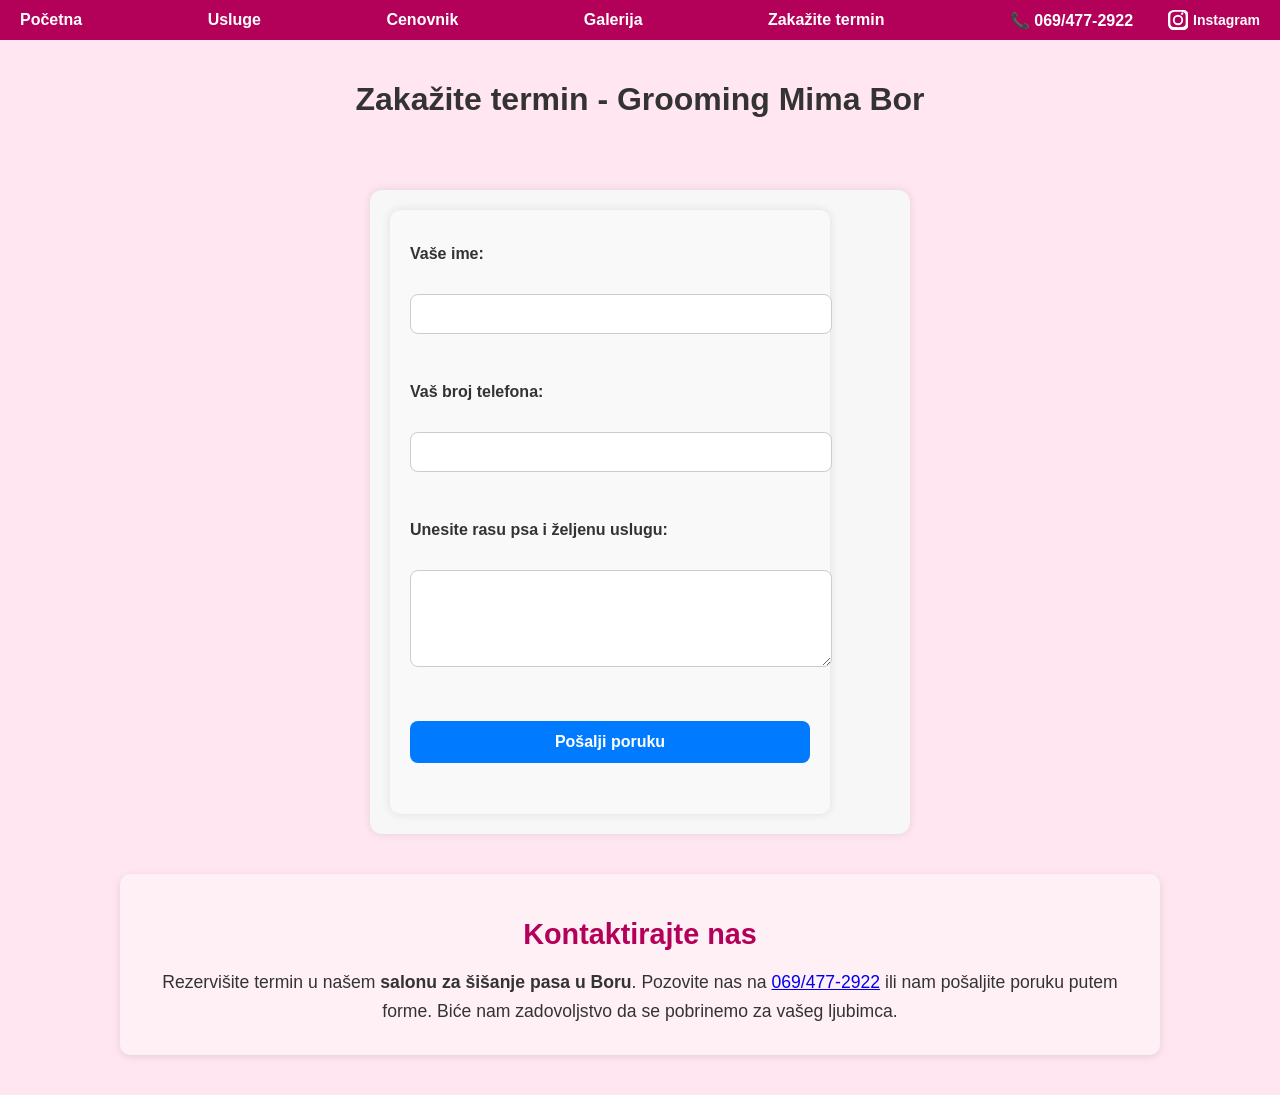
<file: kontakt.html>
<!DOCTYPE html>
<html lang="sr">
<head>
    <meta charset="UTF-8">
    <title>Zakažite termin - GROOMING MIMA</title>
    <link rel="stylesheet" href="/static/style.css">
    <style>
        .nav-bar {
            text-align: center;
            background-color: #b30059;
            padding: 10px;
        }
        .nav-bar a {
            margin: 0 10px;
            color: white;
            text-decoration: none;
            font-weight: bold;
        }

        header, .kontakt-forma {
            text-align: center;
            padding: 20px;
        }

        form {
            display: inline-block;
            text-align: left;
            background-color: #f9f9f9;
            padding: 20px;
            border-radius: 10px;
            max-width: 400px;
            width: 90%;
            box-shadow: 0 0 10px rgba(0,0,0,0.1);
        }

        input, textarea, button {
            width: 100%;
            padding: 10px;
            margin-top: 8px;
            margin-bottom: 16px;
            border: 1px solid #ccc;
            border-radius: 5px;
        }

        button {
            background-color: #3399ff;
            color: white;
            font-weight: bold;
            cursor: pointer;
        }

        #poruka-status {
            margin-top: 15px;
            font-weight: bold;
            color: green;
            text-align: center;
        }
    </style>
    <!-- SEO meta tagovi -->
    <meta name="description" content="Salon za negu i šišanje pasa - Grooming Mima Bor. Profesionalna briga za vaše ljubimce.">
    <meta name="keywords" content="grooming, šišanje pasa, salon za pse, Bor, nega pasa, grooming mima">
    <meta name="author" content="Grooming Mima">
    <meta name="viewport" content="width=device-width, initial-scale=1.0">
    <link rel="icon" href="/static/favicon.ico" type="image/x-icon">

</head>
<body>

    <!-- Navigacija -->
   <nav class="nav-bar">
    <a href="/">Početna</a>
    <a href="/usluge">Usluge</a>
    <a href="/cenovnik">Cenovnik</a>
    <a href="/galerija">Galerija</a>
    <a href="/kontakt">Zakažite termin</a>

    <div class="nav-right">
        <a class="telefon" href="tel:0694772922">📞 069/477-2922</a>
        <a class="instagram-link" href="https://www.instagram.com/grooming_mima" target="_blank">
            <svg class="instagram-icon" xmlns="http://www.w3.org/2000/svg" viewBox="0 0 24 24" width="20" height="20" fill="#fff">
                <path d="M12 2.2c3.2 0 3.6 0 4.9.1 1.2.1 1.9.3 2.3.6.5.3.9.7 1.3 1.3.3.4.5 1.1.6 2.3.1 1.3.1 1.7.1 4.9s0 3.6-.1 4.9c-.1 1.2-.3 1.9-.6 2.3-.3.5-.7.9-1.3 1.3-.4.3-1.1.5-2.3.6-1.3.1-1.7.1-4.9.1s-3.6 0-4.9-.1c-1.2-.1-1.9-.3-2.3-.6-.5-.3-.9-.7-1.3-1.3-.3-.4-.5-1.1-.6-2.3-.1-1.3-.1-1.7-.1-4.9s0-3.6.1-4.9c.1-1.2.3-1.9.6-2.3.3-.5.7-.9 1.3-1.3.4-.3 1.1-.5 2.3-.6 1.3-.1 1.7-.1 4.9-.1zm0-2.2c-3.3 0-3.7 0-5 .1-1.3.1-2.3.3-3.2.7a5.9 5.9 0 0 0-2.1 1.4 5.9 5.9 0 0 0-1.4 2.1c-.4.9-.6 1.9-.7 3.2C0 8.3 0 8.7 0 12s0 3.7.1 5c.1 1.3.3 2.3.7 3.2a5.9 5.9 0 0 0 1.4 2.1 5.9 5.9 0 0 0 2.1 1.4c.9.4 1.9.6 3.2.7 1.3.1 1.7.1 5 .1s3.7 0 5-.1c1.3-.1 2.3-.3 3.2-.7a5.9 5.9 0 0 0 2.1-1.4 5.9 5.9 0 0 0 1.4-2.1c.4-.9.6-1.9.7-3.2.1-1.3.1-1.7.1-5s0-3.7-.1-5c-.1-1.3-.3-2.3-.7-3.2a5.9 5.9 0 0 0-1.4-2.1 5.9 5.9 0 0 0-2.1-1.4c-.9-.4-1.9-.6-3.2-.7C15.7 0 15.3 0 12 0zM12 5.8a6.2 6.2 0 1 0 0 12.4 6.2 6.2 0 0 0 0-12.4zm0 10.2a4 4 0 1 1 0-8 4 4 0 0 1 0 8zm6.4-11.6a1.4 1.4 0 1 1-2.8 0 1.4 1.4 0 0 1 2.8 0z"/>
            </svg>
            <span class="instagram-text">Instagram</span>
        </a>
    </div>
</nav>



    <!-- Naslov -->
    <header>
        <h1>Zakažite termin - Grooming Mima Bor</h1>

    </header>

    <!-- Forma -->
    <section class="kontakt-forma">
        <form id="kontakt-forma">
            <input type="hidden" name="_captcha" value="false">

            <label for="ime">Vaše ime:</label><br>
            <input type="text" id="ime" name="ime" required><br>

            <label for="telefon">Vaš broj telefona:</label><br>
            <input type="text" id="telefon" name="telefon" required><br>

            <label for="poruka">Unesite rasu psa i željenu uslugu:</label><br>
            <textarea id="poruka" name="poruka" rows="5" required></textarea><br>

            <button type="submit">Pošalji poruku</button>

            <!-- Ovde će se prikazati poruka o uspešnom slanju -->
            <div id="poruka-status"></div>
        </form>
    </section>

    <!-- Skripta za AJAX slanje -->
    <script>
    document.getElementById("kontakt-forma").addEventListener("submit", function(e) {
        e.preventDefault();

        const form = e.target;
        const formData = new FormData(form);
        const statusDiv = document.getElementById("poruka-status");

        fetch("https://formsubmit.co/ajax/groomingmima.bor@gmail.com", {
            method: "POST",
            body: formData
        })
        .then(response => {
            if (response.ok) {
                statusDiv.textContent = "Poruka je uspešno poslata!";
                statusDiv.style.color = "green";
                form.reset();
                setTimeout(() => {
                    statusDiv.textContent = "";
                }, 5000); // poruka nestaje posle 5 sekundi
            } else {
                statusDiv.textContent = "Greška pri slanju. Pokušajte ponovo.";
                statusDiv.style.color = "red";
            }
        })
        .catch(error => {
            statusDiv.textContent = "Greška pri slanju poruke.";
            statusDiv.style.color = "red";
            console.error(error);
        });
    });
</script>
<section class="seo-tekst">
  <h2>Kontaktirajte nas</h2>
  <p>Rezervišite termin u našem <strong>salonu za šišanje pasa u Boru</strong>. Pozovite nas na <a href="tel:0694772922">069/477-2922</a> ili nam pošaljite poruku putem forme. Biće nam zadovoljstvo da se pobrinemo za vašeg ljubimca.</p>
</section>



</body>
</html>
</file>
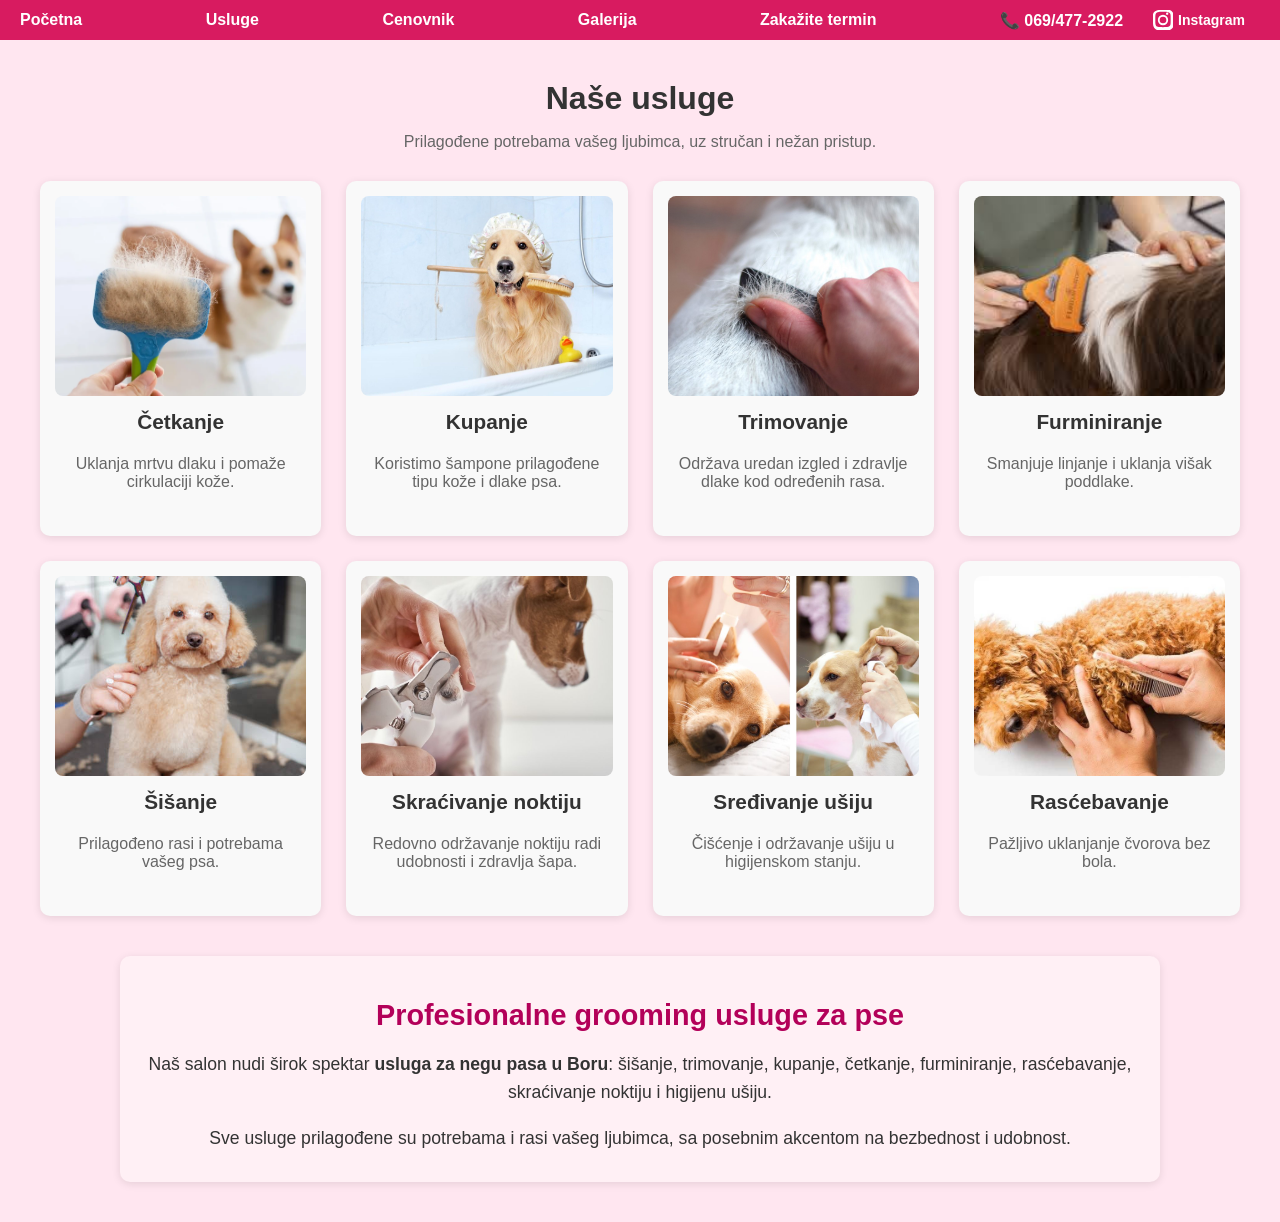
<file: usluge.html>
<!DOCTYPE html>
<html lang="sr">
<head>
  <meta charset="UTF-8">
  <meta name="viewport" content="width=device-width, initial-scale=1.0">

  <title>Usluge - Grooming Mima Bor</title>
  <meta name="description" content="Profesionalne grooming usluge u Boru: šišanje, kupanje, furminiranje, trimovanje, rasćebavanje, higijena ušiju i noktiju.">
  <meta name="keywords" content="usluge grooming mima, šišanje pasa, kupanje pasa, trimovanje, furminiranje, higijena pasa Bor">
  <meta name="author" content="GROOMING MIMA">

  <link rel="canonical" href="https://groomingmima.rs/usluge">
  <link rel="alternate" href="https://groomingmima.rs/usluge" hreflang="sr-RS">
  <meta http-equiv="content-language" content="sr-RS">

  <meta property="og:type" content="website">
  <meta property="og:title" content="Usluge - Grooming Mima Bor">
  <meta property="og:description" content="Šišanje, kupanje, trimovanje i kompletna nega pasa u Boru.">
  <meta property="og:url" content="https://groomingmima.rs/usluge">
  <meta property="og:image" content="https://groomingmima.rs/static/images/slika1.jpg">

  <meta name="twitter:card" content="summary_large_image">
  <meta name="twitter:title" content="Usluge - Grooming Mima Bor">
  <meta name="twitter:description" content="Profesionalni grooming tretmani za pse svih rasa.">
  <meta name="twitter:image" content="https://groomingmima.rs/static/images/slika1.jpg">

  <link rel="stylesheet" href="/static/style.css">
  <link rel="icon" href="/static/favicon.ico" type="image/x-icon">
</head>

<body>

    <!-- Navigacija -->
  <nav class="nav-bar">
    <a href="/">Početna</a>
    <a href="/usluge">Usluge</a>
    <a href="/cenovnik">Cenovnik</a>
    <a href="/galerija">Galerija</a>
    <a href="/kontakt">Zakažite termin</a>

    <div class="nav-right">
        <a class="telefon" href="tel:0694772922">📞 069/477-2922</a>
        <a class="instagram-link" href="https://www.instagram.com/grooming_mima" target="_blank">
            <svg class="instagram-icon" xmlns="http://www.w3.org/2000/svg" viewBox="0 0 24 24" width="20" height="20" fill="#fff">
                <path d="M12 2.2c3.2 0 3.6 0 4.9.1 1.2.1 1.9.3 2.3.6.5.3.9.7 1.3 1.3.3.4.5 1.1.6 2.3.1 1.3.1 1.7.1 4.9s0 3.6-.1 4.9c-.1 1.2-.3 1.9-.6 2.3-.3.5-.7.9-1.3 1.3-.4.3-1.1.5-2.3.6-1.3.1-1.7.1-4.9.1s-3.6 0-4.9-.1c-1.2-.1-1.9-.3-2.3-.6-.5-.3-.9-.7-1.3-1.3-.3-.4-.5-1.1-.6-2.3-.1-1.3-.1-1.7-.1-4.9s0-3.6.1-4.9c.1-1.2.3-1.9.6-2.3.3-.5.7-.9 1.3-1.3.4-.3 1.1-.5 2.3-.6 1.3-.1 1.7-.1 4.9-.1zm0-2.2c-3.3 0-3.7 0-5 .1-1.3.1-2.3.3-3.2.7a5.9 5.9 0 0 0-2.1 1.4 5.9 5.9 0 0 0-1.4 2.1c-.4.9-.6 1.9-.7 3.2C0 8.3 0 8.7 0 12s0 3.7.1 5c.1 1.3.3 2.3.7 3.2a5.9 5.9 0 0 0 1.4 2.1 5.9 5.9 0 0 0 2.1 1.4c.9.4 1.9.6 3.2.7 1.3.1 1.7.1 5 .1s3.7 0 5-.1c1.3-.1 2.3-.3 3.2-.7a5.9 5.9 0 0 0 2.1-1.4 5.9 5.9 0 0 0 1.4-2.1c.4-.9.6-1.9.7-3.2.1-1.3.1-1.7.1-5s0-3.7-.1-5c-.1-1.3-.3-2.3-.7-3.2a5.9 5.9 0 0 0-1.4-2.1 5.9 5.9 0 0 0-2.1-1.4c-.9-.4-1.9-.6-3.2-.7C15.7 0 15.3 0 12 0zM12 5.8a6.2 6.2 0 1 0 0 12.4 6.2 6.2 0 0 0 0-12.4zm0 10.2a4 4 0 1 1 0-8 4 4 0 0 1 0 8zm6.4-11.6a1.4 1.4 0 1 1-2.8 0 1.4 1.4 0 0 1 2.8 0z"/>
            </svg>
            <span class="instagram-text">Instagram</span>
        </a>
    </div>
</nav>



    <!-- Sekcija za usluge -->
    <section class="usluge-sekcija">
        <h2>Naše usluge</h2>
        <p>Prilagođene potrebama vašeg ljubimca, uz stručan i nežan pristup.</p>

        <div class="grid-usluga">

            <div class="usluga-kartica">
                <img src="static/images/cetkanje.jpg" alt="Četkanje">
                <h3>Četkanje</h3>
                <p>Uklanja mrtvu dlaku i pomaže cirkulaciji kože.</p>
            </div>

            <div class="usluga-kartica">
                <img src="static/images/kupanje.jpg" alt="Kupanje">
                <h3>Kupanje</h3>
                <p>Koristimo šampone prilagođene tipu kože i dlake psa.</p>
            </div>

            <div class="usluga-kartica">
                <img src="static/images/trimovanje.jpg" alt="Trimovanje">
                <h3>Trimovanje</h3>
                <p>Održava uredan izgled i zdravlje dlake kod određenih rasa.</p>
            </div>

            <div class="usluga-kartica">
                <img src="static/images/furminiranje.jpg" alt="Furminiranje">
                <h3>Furminiranje</h3>
                <p>Smanjuje linjanje i uklanja višak poddlake.</p>
            </div>

            <div class="usluga-kartica">
                <img src="static/images/sisanje.jpg" alt="Šišanje">
                <h3>Šišanje</h3>
                <p>Prilagođeno rasi i potrebama vašeg psa.</p>
            </div>

            <div class="usluga-kartica">
                <img src="static/images/noktici.jpg" alt="Skraćivanje noktiju">
                <h3>Skraćivanje noktiju</h3>
                <p>Redovno održavanje noktiju radi udobnosti i zdravlja šapa.</p>
            </div>

            <div class="usluga-kartica">
                <img src="static/images/usi.jpg" alt="Sređivanje ušiju">
                <h3>Sređivanje ušiju</h3>
                <p>Čišćenje i održavanje ušiju u higijenskom stanju.</p>
            </div>

            <div class="usluga-kartica">
                <img src="static/images/rascebljavanje.jpg" alt="Rasćebavanje">
                <h3>Rasćebavanje</h3>
                <p>Pažljivo uklanjanje čvorova bez bola.</p>
            </div>

        </div>
    </section>
<section class="seo-tekst">
  <h2>Profesionalne grooming usluge za pse</h2>
  <p>Naš salon nudi širok spektar <strong>usluga za negu pasa u Boru</strong>: šišanje, trimovanje, kupanje, četkanje, furminiranje, rasćebavanje, skraćivanje noktiju i higijenu ušiju.</p>
  <p>Sve usluge prilagođene su potrebama i rasi vašeg ljubimca, sa posebnim akcentom na bezbednost i udobnost.</p>
</section>


</body>
</html>
</file>
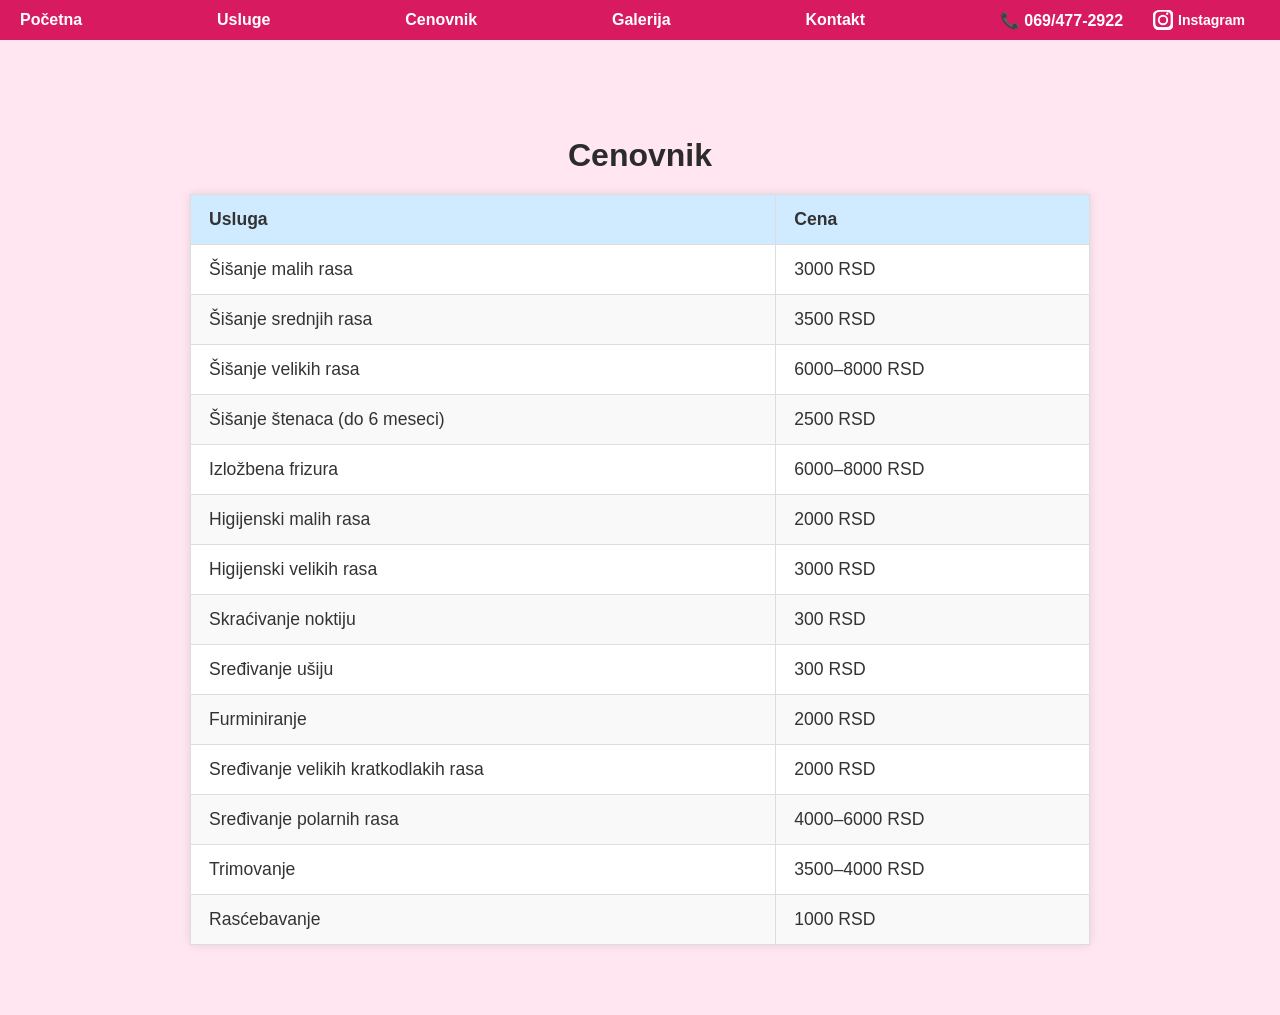
<file: public/cenovnik.html>
<!DOCTYPE html>
<html lang="sr">
<head>
    <meta charset="UTF-8">
    <title>Cenovnik - Grooming Mima</title>
    <meta name="viewport" content="width=device-width, initial-scale=1.0">
    <link rel="stylesheet" href="/static/style.css">
    <!-- SEO meta tagovi -->
    <meta name="description" content="Salon za negu i šišanje pasa - Grooming Mima Bor. Profesionalna briga za vaše ljubimce.">
    <meta name="keywords" content="grooming, šišanje pasa, salon za pse, Bor, nega pasa, grooming mima">
    <meta name="author" content="Grooming Mima">
    <meta name="viewport" content="width=device-width, initial-scale=1.0">
    <link rel="icon" href="/static/favicon.ico" type="image/x-icon">

</head>
<body>
    <nav class="nav-bar">
    <a href="/">Početna</a>
    <a href="/usluge">Usluge</a>
    <a href="/cenovnik">Cenovnik</a>
    <a href="/galerija">Galerija</a>
    <a href="/kontakt">Kontakt</a>

    <div class="nav-right">
        <a class="telefon" href="tel:0694772922">📞 069/477-2922</a>
        <a class="instagram-link" href="https://www.instagram.com/grooming_mima" target="_blank">
            <svg class="instagram-icon" xmlns="http://www.w3.org/2000/svg" viewBox="0 0 24 24" width="20" height="20" fill="#fff">
                <path d="M12 2.2c3.2 0 3.6 0 4.9.1 1.2.1 1.9.3 2.3.6.5.3.9.7 1.3 1.3.3.4.5 1.1.6 2.3.1 1.3.1 1.7.1 4.9s0 3.6-.1 4.9c-.1 1.2-.3 1.9-.6 2.3-.3.5-.7.9-1.3 1.3-.4.3-1.1.5-2.3.6-1.3.1-1.7.1-4.9.1s-3.6 0-4.9-.1c-1.2-.1-1.9-.3-2.3-.6-.5-.3-.9-.7-1.3-1.3-.3-.4-.5-1.1-.6-2.3-.1-1.3-.1-1.7-.1-4.9s0-3.6.1-4.9c.1-1.2.3-1.9.6-2.3.3-.5.7-.9 1.3-1.3.4-.3 1.1-.5 2.3-.6 1.3-.1 1.7-.1 4.9-.1zm0-2.2c-3.3 0-3.7 0-5 .1-1.3.1-2.3.3-3.2.7a5.9 5.9 0 0 0-2.1 1.4 5.9 5.9 0 0 0-1.4 2.1c-.4.9-.6 1.9-.7 3.2C0 8.3 0 8.7 0 12s0 3.7.1 5c.1 1.3.3 2.3.7 3.2a5.9 5.9 0 0 0 1.4 2.1 5.9 5.9 0 0 0 2.1 1.4c.9.4 1.9.6 3.2.7 1.3.1 1.7.1 5 .1s3.7 0 5-.1c1.3-.1 2.3-.3 3.2-.7a5.9 5.9 0 0 0 2.1-1.4 5.9 5.9 0 0 0 1.4-2.1c.4-.9.6-1.9.7-3.2.1-1.3.1-1.7.1-5s0-3.7-.1-5c-.1-1.3-.3-2.3-.7-3.2a5.9 5.9 0 0 0-1.4-2.1 5.9 5.9 0 0 0-2.1-1.4c-.9-.4-1.9-.6-3.2-.7C15.7 0 15.3 0 12 0zM12 5.8a6.2 6.2 0 1 0 0 12.4 6.2 6.2 0 0 0 0-12.4zm0 10.2a4 4 0 1 1 0-8 4 4 0 0 1 0 8zm6.4-11.6a1.4 1.4 0 1 1-2.8 0 1.4 1.4 0 0 1 2.8 0z"/>
            </svg>
            <span class="instagram-text">Instagram</span>
        </a>
    </div>
</nav>



    <section class="cenovnik-sekcija">
        <h2>Cenovnik</h2>
        <div class="cenovnik-tabela">
            <table>
                <thead>
                    <tr>
                        <th>Usluga</th>
                        <th>Cena</th>
                    </tr>
                </thead>
                <tbody>
    <tr><td data-label="Usluga">Šišanje malih rasa</td><td data-label="Cena">3000 RSD</td></tr>
    <tr><td data-label="Usluga">Šišanje srednjih rasa</td><td data-label="Cena">3500 RSD</td></tr>
    <tr><td data-label="Usluga">Šišanje velikih rasa</td><td data-label="Cena">6000–8000 RSD</td></tr>
    <tr><td data-label="Usluga">Šišanje štenaca (do 6 meseci)</td><td data-label="Cena">2500 RSD</td></tr>
    <tr><td data-label="Usluga">Izložbena frizura</td><td data-label="Cena">6000–8000 RSD</td></tr>
    <tr><td data-label="Usluga">Higijenski malih rasa</td><td data-label="Cena">2000 RSD</td></tr>
    <tr><td data-label="Usluga">Higijenski velikih rasa</td><td data-label="Cena">3000 RSD</td></tr>
    <tr><td data-label="Usluga">Skraćivanje noktiju</td><td data-label="Cena">300 RSD</td></tr>
    <tr><td data-label="Usluga">Sređivanje ušiju</td><td data-label="Cena">300 RSD</td></tr>
    <tr><td data-label="Usluga">Furminiranje</td><td data-label="Cena">2000 RSD</td></tr>
    <tr><td data-label="Usluga">Sređivanje velikih kratkodlakih rasa</td><td data-label="Cena">2000 RSD</td></tr>
    <tr><td data-label="Usluga">Sređivanje polarnih rasa</td><td data-label="Cena">4000–6000 RSD</td></tr>
    <tr><td data-label="Usluga">Trimovanje</td><td data-label="Cena">3500–4000 RSD</td></tr>
    <tr><td data-label="Usluga">Rasćebavanje</td><td data-label="Cena">1000 RSD</td></tr>
</tbody>

            </table>
        </div>
    </section>
</body>
</html>
</file>
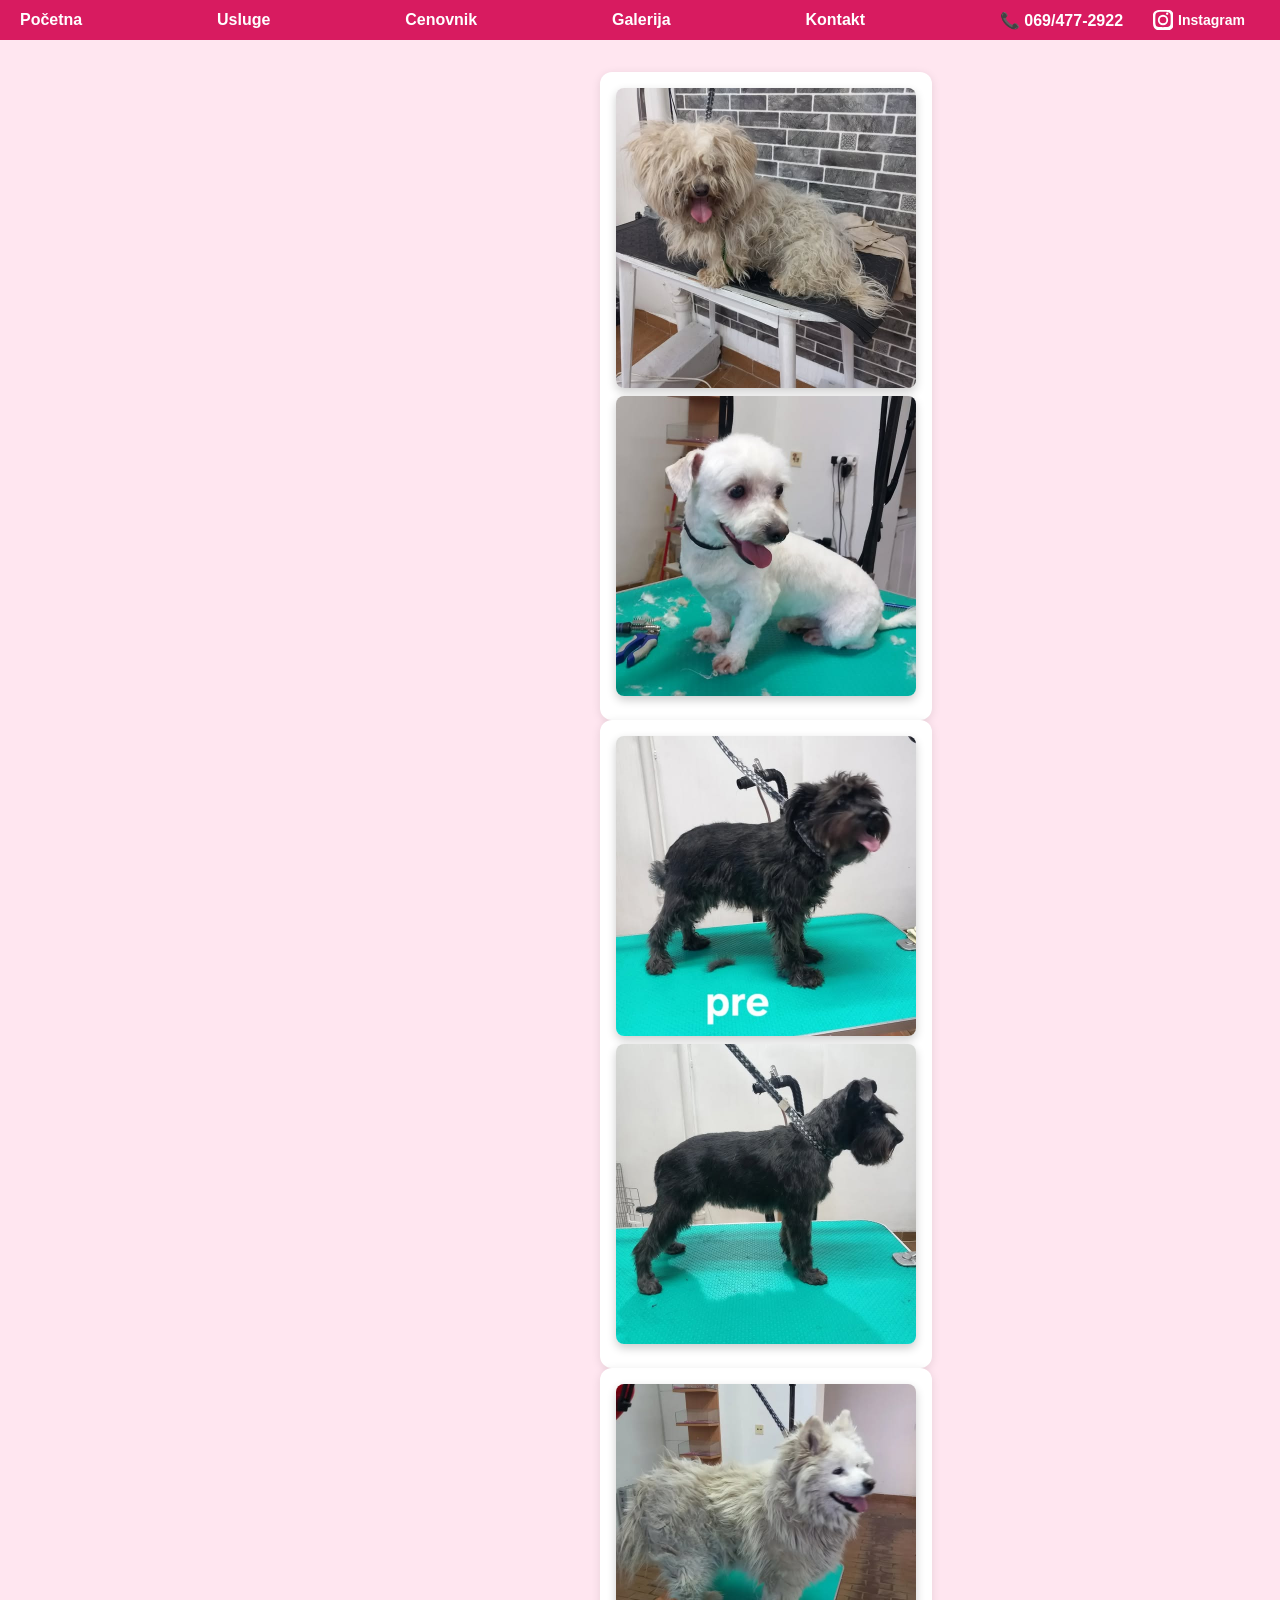
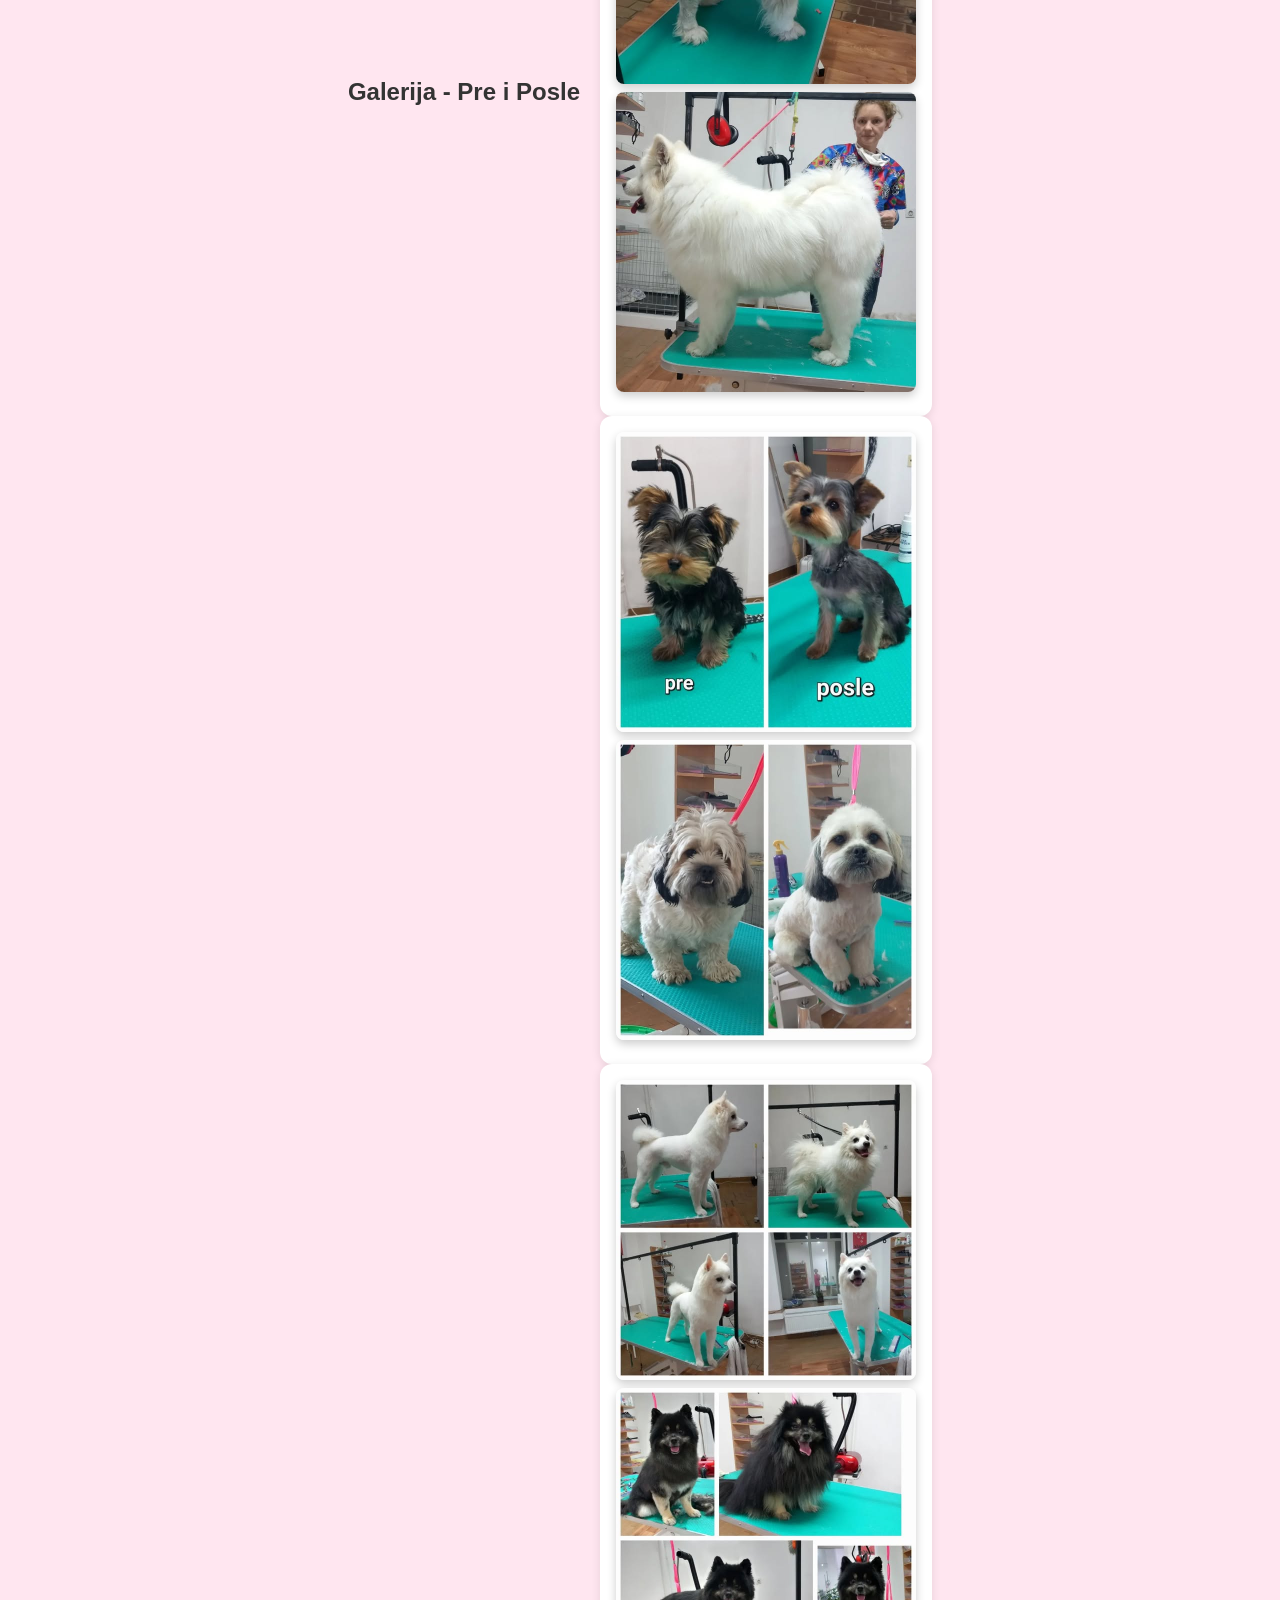
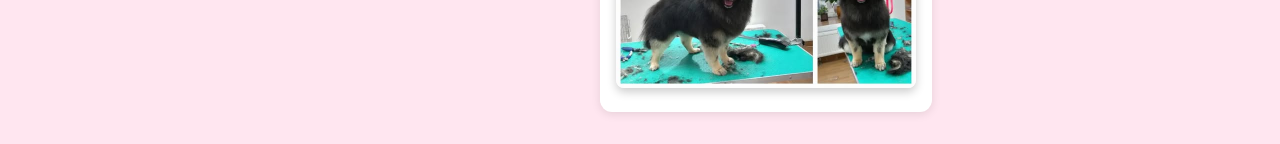
<file: public/galerija.html>
<!DOCTYPE html>
<html lang="sr">
<head>
    <meta charset="UTF-8">
    <title>Galerija - GROOMING MIMA</title>
    <link rel="stylesheet" href="/static/style.css">
    <meta name="viewport" content="width=device-width, initial-scale=1.0">
    <!-- SEO meta tagovi -->
    <meta name="description" content="Salon za negu i šišanje pasa - Grooming Mima Bor. Profesionalna briga za vaše ljubimce.">
    <meta name="keywords" content="grooming, šišanje pasa, salon za pse, Bor, nega pasa, grooming mima">
    <meta name="author" content="Grooming Mima">
    <meta name="viewport" content="width=device-width, initial-scale=1.0">
    <link rel="icon" href="/static/favicon.ico" type="image/x-icon">

</head>
<body>

<nav class="nav-bar">
    <a href="/">Početna</a>
    <a href="/usluge">Usluge</a>
    <a href="/cenovnik">Cenovnik</a>
    <a href="/galerija">Galerija</a>
    <a href="/kontakt">Kontakt</a>

    <div class="nav-right">
        <a class="telefon" href="tel:0694772922">📞 069/477-2922</a>
        <a class="instagram-link" href="https://www.instagram.com/grooming_mima" target="_blank">
            <svg class="instagram-icon" xmlns="http://www.w3.org/2000/svg" viewBox="0 0 24 24" width="20" height="20" fill="#fff">
                <path d="M12 2.2c3.2 0 3.6 0 4.9.1 1.2.1 1.9.3 2.3.6.5.3.9.7 1.3 1.3.3.4.5 1.1.6 2.3.1 1.3.1 1.7.1 4.9s0 3.6-.1 4.9c-.1 1.2-.3 1.9-.6 2.3-.3.5-.7.9-1.3 1.3-.4.3-1.1.5-2.3.6-1.3.1-1.7.1-4.9.1s-3.6 0-4.9-.1c-1.2-.1-1.9-.3-2.3-.6-.5-.3-.9-.7-1.3-1.3-.3-.4-.5-1.1-.6-2.3-.1-1.3-.1-1.7-.1-4.9s0-3.6.1-4.9c.1-1.2.3-1.9.6-2.3.3-.5.7-.9 1.3-1.3.4-.3 1.1-.5 2.3-.6 1.3-.1 1.7-.1 4.9-.1zm0-2.2c-3.3 0-3.7 0-5 .1-1.3.1-2.3.3-3.2.7a5.9 5.9 0 0 0-2.1 1.4 5.9 5.9 0 0 0-1.4 2.1c-.4.9-.6 1.9-.7 3.2C0 8.3 0 8.7 0 12s0 3.7.1 5c.1 1.3.3 2.3.7 3.2a5.9 5.9 0 0 0 1.4 2.1 5.9 5.9 0 0 0 2.1 1.4c.9.4 1.9.6 3.2.7 1.3.1 1.7.1 5 .1s3.7 0 5-.1c1.3-.1 2.3-.3 3.2-.7a5.9 5.9 0 0 0 2.1-1.4 5.9 5.9 0 0 0 1.4-2.1c.4-.9.6-1.9.7-3.2.1-1.3.1-1.7.1-5s0-3.7-.1-5c-.1-1.3-.3-2.3-.7-3.2a5.9 5.9 0 0 0-1.4-2.1 5.9 5.9 0 0 0-2.1-1.4c-.9-.4-1.9-.6-3.2-.7C15.7 0 15.3 0 12 0zM12 5.8a6.2 6.2 0 1 0 0 12.4 6.2 6.2 0 0 0 0-12.4zm0 10.2a4 4 0 1 1 0-8 4 4 0 0 1 0 8zm6.4-11.6a1.4 1.4 0 1 1-2.8 0 1.4 1.4 0 0 1 2.8 0z"/>
            </svg>
            <span class="instagram-text">Instagram</span>
        </a>
    </div>
</nav>


<section class="galerija">
    <h2>Galerija - Pre i Posle</h2>
    <div class="galerija-grid">
        <div class="slika-par">
            <img src="/static/images/pas1-pre.jpg" alt="Pas pre šišanja">
            <img src="/static/images/pas1-posle.jpg" alt="Pas posle šišanja">
        </div>
        <div class="slika-par">
            <img src="/static/images/pas2-pre.jpg" alt="Pas pre šišanja">
            <img src="/static/images/pas2-posle.jpg" alt="Pas posle šišanja">
        </div>
        <div class="slika-par">
            <img src="/static/images/pas3-pre.jpg" alt="Pas pre šišanja 3">
            <img src="/static/images/pas3-posle.jpg" alt="Pas posle šišanja 3">
        </div>
        <div class="slika-par">
            <img src="/static/images/pas4-pre.jpg" alt="Pas pre šišanja 4">
            <img src="/static/images/pas4-posle.jpg" alt="Pas posle šišanja 4">
        </div>
        <div class="slika-par">
            <img src="/static/images/pas5-pre.jpg" alt="Pas pre šišanja 5">
            <img src="/static/images/pas5-posle.jpg" alt="Pas posle šišanja 5">
        </div>

        <!-- Dodaj još po potrebi -->
    </div>
</section>

</body>
</html>
</file>
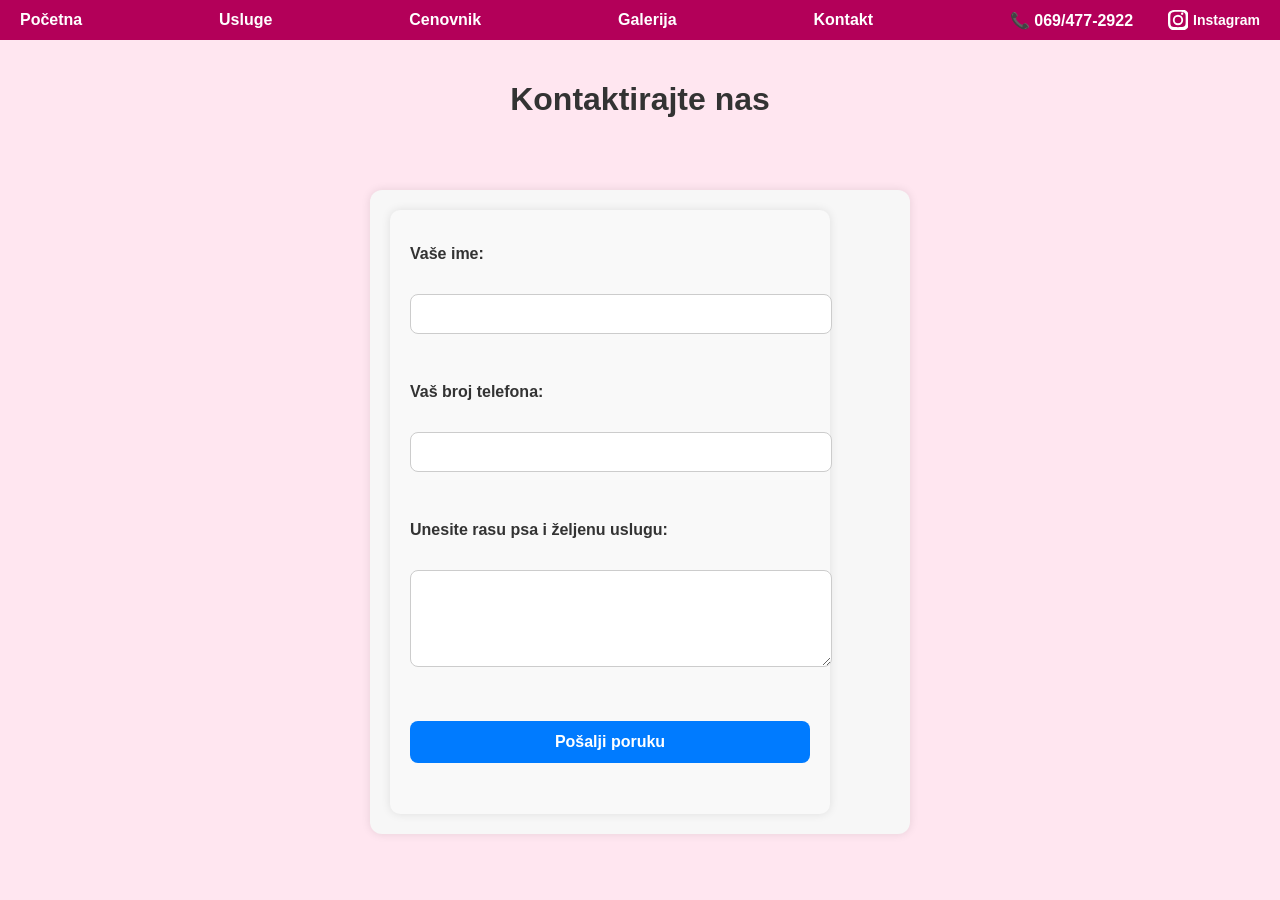
<file: public/kontakt.html>
<!DOCTYPE html>
<html lang="sr">
<head>
    <meta charset="UTF-8">
    <title>Kontakt - GROOMING MIMA</title>
    <link rel="stylesheet" href="/static/style.css">
    <style>
        .nav-bar {
            text-align: center;
            background-color: #b30059;
            padding: 10px;
        }
        .nav-bar a {
            margin: 0 10px;
            color: white;
            text-decoration: none;
            font-weight: bold;
        }

        header, .kontakt-forma {
            text-align: center;
            padding: 20px;
        }

        form {
            display: inline-block;
            text-align: left;
            background-color: #f9f9f9;
            padding: 20px;
            border-radius: 10px;
            max-width: 400px;
            width: 90%;
            box-shadow: 0 0 10px rgba(0,0,0,0.1);
        }

        input, textarea, button {
            width: 100%;
            padding: 10px;
            margin-top: 8px;
            margin-bottom: 16px;
            border: 1px solid #ccc;
            border-radius: 5px;
        }

        button {
            background-color: #3399ff;
            color: white;
            font-weight: bold;
            cursor: pointer;
        }

        #poruka-status {
            margin-top: 15px;
            font-weight: bold;
            color: green;
            text-align: center;
        }
    </style>
    <!-- SEO meta tagovi -->
    <meta name="description" content="Salon za negu i šišanje pasa - Grooming Mima Bor. Profesionalna briga za vaše ljubimce.">
    <meta name="keywords" content="grooming, šišanje pasa, salon za pse, Bor, nega pasa, grooming mima">
    <meta name="author" content="Grooming Mima">
    <meta name="viewport" content="width=device-width, initial-scale=1.0">
    <link rel="icon" href="/static/favicon.ico" type="image/x-icon">

</head>
<body>

    <!-- Navigacija -->
   <nav class="nav-bar">
    <a href="/">Početna</a>
    <a href="/usluge">Usluge</a>
    <a href="/cenovnik">Cenovnik</a>
    <a href="/galerija">Galerija</a>
    <a href="/kontakt">Kontakt</a>

    <div class="nav-right">
        <a class="telefon" href="tel:0694772922">📞 069/477-2922</a>
        <a class="instagram-link" href="https://www.instagram.com/grooming_mima" target="_blank">
            <svg class="instagram-icon" xmlns="http://www.w3.org/2000/svg" viewBox="0 0 24 24" width="20" height="20" fill="#fff">
                <path d="M12 2.2c3.2 0 3.6 0 4.9.1 1.2.1 1.9.3 2.3.6.5.3.9.7 1.3 1.3.3.4.5 1.1.6 2.3.1 1.3.1 1.7.1 4.9s0 3.6-.1 4.9c-.1 1.2-.3 1.9-.6 2.3-.3.5-.7.9-1.3 1.3-.4.3-1.1.5-2.3.6-1.3.1-1.7.1-4.9.1s-3.6 0-4.9-.1c-1.2-.1-1.9-.3-2.3-.6-.5-.3-.9-.7-1.3-1.3-.3-.4-.5-1.1-.6-2.3-.1-1.3-.1-1.7-.1-4.9s0-3.6.1-4.9c.1-1.2.3-1.9.6-2.3.3-.5.7-.9 1.3-1.3.4-.3 1.1-.5 2.3-.6 1.3-.1 1.7-.1 4.9-.1zm0-2.2c-3.3 0-3.7 0-5 .1-1.3.1-2.3.3-3.2.7a5.9 5.9 0 0 0-2.1 1.4 5.9 5.9 0 0 0-1.4 2.1c-.4.9-.6 1.9-.7 3.2C0 8.3 0 8.7 0 12s0 3.7.1 5c.1 1.3.3 2.3.7 3.2a5.9 5.9 0 0 0 1.4 2.1 5.9 5.9 0 0 0 2.1 1.4c.9.4 1.9.6 3.2.7 1.3.1 1.7.1 5 .1s3.7 0 5-.1c1.3-.1 2.3-.3 3.2-.7a5.9 5.9 0 0 0 2.1-1.4 5.9 5.9 0 0 0 1.4-2.1c.4-.9.6-1.9.7-3.2.1-1.3.1-1.7.1-5s0-3.7-.1-5c-.1-1.3-.3-2.3-.7-3.2a5.9 5.9 0 0 0-1.4-2.1 5.9 5.9 0 0 0-2.1-1.4c-.9-.4-1.9-.6-3.2-.7C15.7 0 15.3 0 12 0zM12 5.8a6.2 6.2 0 1 0 0 12.4 6.2 6.2 0 0 0 0-12.4zm0 10.2a4 4 0 1 1 0-8 4 4 0 0 1 0 8zm6.4-11.6a1.4 1.4 0 1 1-2.8 0 1.4 1.4 0 0 1 2.8 0z"/>
            </svg>
            <span class="instagram-text">Instagram</span>
        </a>
    </div>
</nav>



    <!-- Naslov -->
    <header>
        <h1>Kontaktirajte nas</h1>
    </header>

    <!-- Forma -->
    <section class="kontakt-forma">
        <form id="kontakt-forma">
            <input type="hidden" name="_captcha" value="false">

            <label for="ime">Vaše ime:</label><br>
            <input type="text" id="ime" name="ime" required><br>

            <label for="telefon">Vaš broj telefona:</label><br>
            <input type="text" id="telefon" name="telefon" required><br>

            <label for="poruka">Unesite rasu psa i željenu uslugu:</label><br>
            <textarea id="poruka" name="poruka" rows="5" required></textarea><br>

            <button type="submit">Pošalji poruku</button>

            <!-- Ovde će se prikazati poruka o uspešnom slanju -->
            <div id="poruka-status"></div>
        </form>
    </section>

    <!-- Skripta za AJAX slanje -->
    <script>
    document.getElementById("kontakt-forma").addEventListener("submit", function(e) {
        e.preventDefault();

        const form = e.target;
        const formData = new FormData(form);
        const statusDiv = document.getElementById("poruka-status");

        fetch("https://formsubmit.co/ajax/groomingmima.bor@gmail.com", {
            method: "POST",
            body: formData
        })
        .then(response => {
            if (response.ok) {
                statusDiv.textContent = "Poruka je uspešno poslata!";
                statusDiv.style.color = "green";
                form.reset();
                setTimeout(() => {
                    statusDiv.textContent = "";
                }, 5000); // poruka nestaje posle 5 sekundi
            } else {
                statusDiv.textContent = "Greška pri slanju. Pokušajte ponovo.";
                statusDiv.style.color = "red";
            }
        })
        .catch(error => {
            statusDiv.textContent = "Greška pri slanju poruke.";
            statusDiv.style.color = "red";
            console.error(error);
        });
    });
</script>


</body>
</html>
</file>
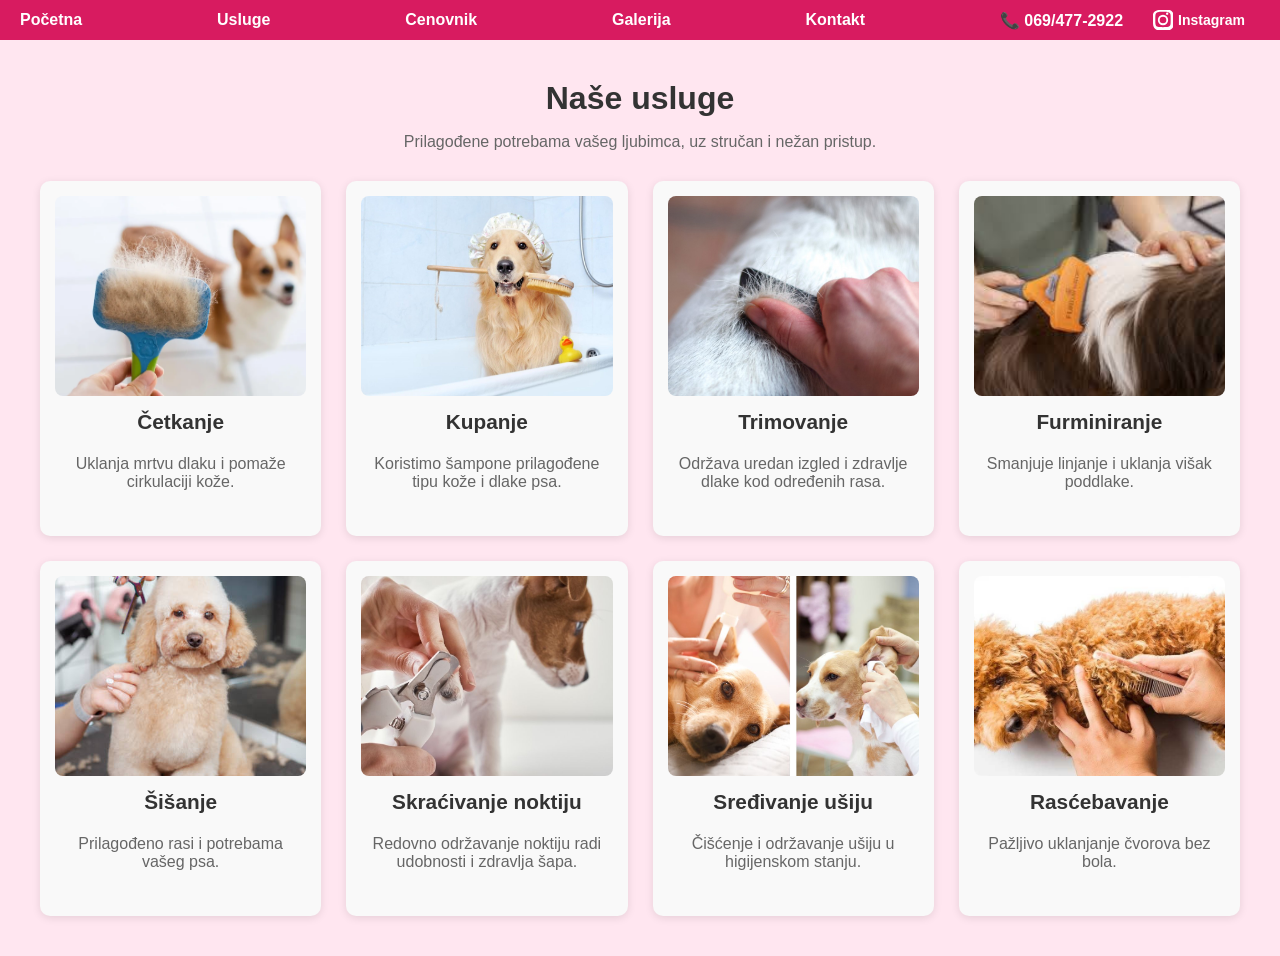
<file: public/usluge.html>
<!DOCTYPE html>
<html lang="sr">
<head>

    <meta charset="UTF-8">
    <title>Usluge - GROOMING MIMA</title>
    <meta name="viewport" content="width=device-width, initial-scale=1.0">
    <meta name="description" content="Usluge salona GROOMING MIMA - nega pasa, šišanje, kupanje, četkanje, trimovanje i više.">
    <link rel="stylesheet" href="/static/style.css">
        <!-- SEO meta tagovi -->
    <meta name="description" content="Salon za negu i šišanje pasa - Grooming Mima Bor. Profesionalna briga za vaše ljubimce.">
    <meta name="keywords" content="grooming, šišanje pasa, salon za pse, Bor, nega pasa, grooming mima">
    <meta name="author" content="Grooming Mima">
    <meta name="viewport" content="width=device-width, initial-scale=1.0">
    <link rel="icon" href="/static/favicon.ico" type="image/x-icon">

</head>
<body>

    <!-- Navigacija -->
  <nav class="nav-bar">
    <a href="/">Početna</a>
    <a href="/usluge">Usluge</a>
    <a href="/cenovnik">Cenovnik</a>
    <a href="/galerija">Galerija</a>
    <a href="/kontakt">Kontakt</a>

    <div class="nav-right">
        <a class="telefon" href="tel:0694772922">📞 069/477-2922</a>
        <a class="instagram-link" href="https://www.instagram.com/grooming_mima" target="_blank">
            <svg class="instagram-icon" xmlns="http://www.w3.org/2000/svg" viewBox="0 0 24 24" width="20" height="20" fill="#fff">
                <path d="M12 2.2c3.2 0 3.6 0 4.9.1 1.2.1 1.9.3 2.3.6.5.3.9.7 1.3 1.3.3.4.5 1.1.6 2.3.1 1.3.1 1.7.1 4.9s0 3.6-.1 4.9c-.1 1.2-.3 1.9-.6 2.3-.3.5-.7.9-1.3 1.3-.4.3-1.1.5-2.3.6-1.3.1-1.7.1-4.9.1s-3.6 0-4.9-.1c-1.2-.1-1.9-.3-2.3-.6-.5-.3-.9-.7-1.3-1.3-.3-.4-.5-1.1-.6-2.3-.1-1.3-.1-1.7-.1-4.9s0-3.6.1-4.9c.1-1.2.3-1.9.6-2.3.3-.5.7-.9 1.3-1.3.4-.3 1.1-.5 2.3-.6 1.3-.1 1.7-.1 4.9-.1zm0-2.2c-3.3 0-3.7 0-5 .1-1.3.1-2.3.3-3.2.7a5.9 5.9 0 0 0-2.1 1.4 5.9 5.9 0 0 0-1.4 2.1c-.4.9-.6 1.9-.7 3.2C0 8.3 0 8.7 0 12s0 3.7.1 5c.1 1.3.3 2.3.7 3.2a5.9 5.9 0 0 0 1.4 2.1 5.9 5.9 0 0 0 2.1 1.4c.9.4 1.9.6 3.2.7 1.3.1 1.7.1 5 .1s3.7 0 5-.1c1.3-.1 2.3-.3 3.2-.7a5.9 5.9 0 0 0 2.1-1.4 5.9 5.9 0 0 0 1.4-2.1c.4-.9.6-1.9.7-3.2.1-1.3.1-1.7.1-5s0-3.7-.1-5c-.1-1.3-.3-2.3-.7-3.2a5.9 5.9 0 0 0-1.4-2.1 5.9 5.9 0 0 0-2.1-1.4c-.9-.4-1.9-.6-3.2-.7C15.7 0 15.3 0 12 0zM12 5.8a6.2 6.2 0 1 0 0 12.4 6.2 6.2 0 0 0 0-12.4zm0 10.2a4 4 0 1 1 0-8 4 4 0 0 1 0 8zm6.4-11.6a1.4 1.4 0 1 1-2.8 0 1.4 1.4 0 0 1 2.8 0z"/>
            </svg>
            <span class="instagram-text">Instagram</span>
        </a>
    </div>
</nav>



    <!-- Sekcija za usluge -->
    <section class="usluge-sekcija">
        <h2>Naše usluge</h2>
        <p>Prilagođene potrebama vašeg ljubimca, uz stručan i nežan pristup.</p>

        <div class="grid-usluga">

            <div class="usluga-kartica">
                <img src="/static/images/cetkanje.jpg" alt="Četkanje">
                <h3>Četkanje</h3>
                <p>Uklanja mrtvu dlaku i pomaže cirkulaciji kože.</p>
            </div>

            <div class="usluga-kartica">
                <img src="/static/images/kupanje.jpg" alt="Kupanje">
                <h3>Kupanje</h3>
                <p>Koristimo šampone prilagođene tipu kože i dlake psa.</p>
            </div>

            <div class="usluga-kartica">
                <img src="/static/images/trimovanje.jpg" alt="Trimovanje">
                <h3>Trimovanje</h3>
                <p>Održava uredan izgled i zdravlje dlake kod određenih rasa.</p>
            </div>

            <div class="usluga-kartica">
                <img src="/static/images/furminiranje.jpg" alt="Furminiranje">
                <h3>Furminiranje</h3>
                <p>Smanjuje linjanje i uklanja višak poddlake.</p>
            </div>

            <div class="usluga-kartica">
                <img src="/static/images/sisanje.jpg" alt="Šišanje">
                <h3>Šišanje</h3>
                <p>Prilagođeno rasi i potrebama vašeg psa.</p>
            </div>

            <div class="usluga-kartica">
                <img src="/static/images/noktici.jpg" alt="Skraćivanje noktiju">
                <h3>Skraćivanje noktiju</h3>
                <p>Redovno održavanje noktiju radi udobnosti i zdravlja šapa.</p>
            </div>

            <div class="usluga-kartica">
                <img src="/static/images/usi.jpg" alt="Sređivanje ušiju">
                <h3>Sređivanje ušiju</h3>
                <p>Čišćenje i održavanje ušiju u higijenskom stanju.</p>
            </div>

            <div class="usluga-kartica">
                <img src="/static/images/rascebljavanje.jpg" alt="Rasćebavanje">
                <h3>Rasćebavanje</h3>
                <p>Pažljivo uklanjanje čvorova bez bola.</p>
            </div>

        </div>
    </section>

</body>
</html>
</file>
<file: static/style.css>
/* ================= RESET & OSNOVNI STILOVI ================= */
body {
    margin: 0;
    font-family: Arial, sans-serif;
    background-color: #ffe6f0;
    color: #333;
}

/* =================== NAVIGACIJA =================== */
.nav-bar {
    display: flex;
    flex-wrap: wrap;
    justify-content: space-between;
    align-items: center;
    padding: 10px 20px;
    background-color: #d81b60;
}

.nav-bar a {
    color: white;
    text-decoration: none;
    margin-right: 15px;
    font-weight: bold;
}

.nav-bar a:hover {
    background-color: #8e004d;
    border-radius: 5px;
}

.nav-right {
    display: flex;
    align-items: center;
    gap: 15px;
}

.instagram-link {
    display: flex;
    align-items: center;
    gap: 5px;
    text-decoration: none;
    color: #fff;
    font-weight: bold;
}

.instagram-icon {
    width: 20px;
    height: 20px;
    transition: transform 0.2s ease;
}

.instagram-link:hover .instagram-icon {
    transform: scale(1.2);
}

.instagram-text {
    font-size: 14px;
}

/* =================== POZDRAVNI TEKST =================== */
.pozdrav {
    text-align: center;
    padding: 20px 10px;
    background-color: #ffe6f0;
}

/* =================== HEADER =================== */
.header {
    display: flex;
    justify-content: center;
    align-items: center;
    padding: 20px;
    flex-wrap: wrap;
    gap: 40px;
}

.logo {
    width: 180px;
    height: auto;
}

.radno-vreme {
    border: 2px solid #fddde6;
    padding: 15px;
    border-radius: 10px;
    background-color: #ff69b4;
}

/* =================== GALERIJA =================== */
.galerija {
    display: flex;
    justify-content: center;
    align-items: center;
    gap: 20px;
    flex-wrap: wrap; /* omogućava prelom na manjim ekranima */
    margin: 2rem 0;
}

.galerija img {
    width: 300px; /* ili 100%, ako želiš da se automatski skalira */
    max-width: 100%;
    height: auto;
    border-radius: 10px;
    box-shadow: 0 4px 10px rgba(0, 0, 0, 0.2);
    transition: transform 0.3s;
}

.galerija img:hover {
    transform: scale(1.05);
}


.slika-par {
    background: white;
    padding: 1em;
    border-radius: 12px;
    box-shadow: 0 2px 10px rgba(0, 0, 0, 0.1);
    max-width: 300px;
    display: flex;
    flex-direction: column;
    align-items: center;
    transition: transform 0.2s ease;
}

.slika-par:hover {
    transform: scale(1.02);
}

.slika-par img {
    width: 100%;
    height: auto;
    border-radius: 8px;
    margin-bottom: 0.5em;
}

/* =================== USLUGE =================== */
.usluge-sekcija {
    max-width: 1200px;
    margin: 40px auto;
    padding: 0 20px;
    text-align: center;
}

.usluge-sekcija h2 {
    font-size: 2em;
    margin-bottom: 10px;
}

.usluge-sekcija p {
    color: #666;
    margin-bottom: 30px;
}

.grid-usluga {
    display: grid;
    grid-template-columns: repeat(auto-fit, minmax(280px, 1fr));
    gap: 25px;
}

.usluga-kartica {
    background-color: #f9f9f9;
    padding: 15px;
    border-radius: 10px;
    box-shadow: 0 2px 8px rgba(0,0,0,0.1);
    transition: transform 0.2s;
    text-align: center;
}

.usluga-kartica:hover {
    transform: scale(1.03);
}

.usluga-kartica img {
    width: 100%;
    height: 200px;
    object-fit: cover;
    border-radius: 8px;
}

.usluga-kartica h3 {
    margin-top: 10px;
    font-size: 1.3em;
    color: #333;
}

.usluga-kartica p {
    font-size: 1em;
    color: #666;
}

/* =================== CENOVNIK =================== */
.cenovnik-sekcija {
    max-width: 900px;
    margin: 50px auto;
    padding: 20px;
    text-align: center;
}

.cenovnik-sekcija h2 {
    font-size: 2em;
    margin-bottom: 20px;
    color: #2b2b2b;
}

.cenovnik-tabela table {
    width: 100%;
    border-collapse: collapse;
    box-shadow: 0 0 10px rgba(0,0,0,0.1);
    background-color: #fff;
}

.cenovnik-tabela th,
.cenovnik-tabela td {
    border: 1px solid #ddd;
    padding: 14px 18px;
    font-size: 1.1em;
    text-align: left;
}

.cenovnik-tabela th {
    background-color: #d0eaff;
    font-weight: bold;
    color: #333;
}

.cenovnik-tabela tr:nth-child(even) {
    background-color: #f9f9f9;
}

/* =================== KONTAKT FORMA =================== */
.kontakt-naslov {
    text-align: center;
    margin-top: 40px;
    font-size: 1.8em;
    color: #333;
}

.kontakt-forma {
    max-width: 500px;
    margin: 30px auto;
    padding: 20px;
    background-color: #f7f7f7;
    border-radius: 12px;
    box-shadow: 0 0 10px rgba(0,0,0,0.1);
}

.kontakt-forma form {
    display: flex;
    flex-direction: column;
}

.kontakt-forma label {
    margin-top: 15px;
    margin-bottom: 5px;
    font-weight: bold;
    color: #333;
}

.kontakt-forma input,
.kontakt-forma textarea {
    padding: 10px;
    border: 1px solid #ccc;
    border-radius: 8px;
    font-size: 1em;
    resize: vertical;
}

.kontakt-forma button {
    margin-top: 20px;
    padding: 12px;
    background-color: #007BFF;
    color: white;
    font-size: 1em;
    border: none;
    border-radius: 8px;
    cursor: pointer;
    transition: background-color 0.3s;
}

.kontakt-forma button:hover {
    background-color: #b30059;
}

/* =================== FOOTER =================== */
footer {
    background-color: #b30059;
    color: white;
    text-align: center;
    padding: 10px 0;
    margin-top: 30px;
}

/* =================== RESPONSIVE STILOVI =================== */
@media (max-width: 768px) {
    .header {
        flex-direction: column;
        text-align: center;
    }

    .radno-vreme {
        width: 90%;
    }

    .nav-bar {
        flex-direction: column;
        align-items: flex-start;
    }

    .nav-right {
        margin-top: 10px;
    }

    .galerija h2 {
        font-size: 1.5em;
    }
}

@media (max-width: 600px) {
    .galerija-grid {
        flex-direction: column;
        align-items: center;
    }

    .slika-par {
        max-width: 90%;
    }

    .cenovnik-tabela table,
    .cenovnik-tabela thead,
    .cenovnik-tabela tbody,
    .cenovnik-tabela th,
    .cenovnik-tabela td,
    .cenovnik-tabela tr {
        display: block;
    }

    .cenovnik-tabela thead tr {
        display: none;
    }

    .cenovnik-tabela td {
        position: relative;
        padding-left: 50%;
        text-align: left;
        border: none;
        border-bottom: 1px solid #eee;
    }

    .cenovnik-tabela td::before {
        content: attr(data-label);
        position: absolute;
        left: 15px;
        font-weight: bold;
        color: #333;
    }
}
.mapa {
    display: flex;
    justify-content: center; /* Centriranje po horizontali */
    padding: 0 10px; /* Blagi unutrašnji razmak sa strane */
    box-sizing: border-box;
}

.mapa iframe {
    width: 100%;
    max-width: 600px; /* Širina iframe-a na većim ekranima */
    height: 350px;
    border: 0;
}
/* SEO tekst sekcija */
.seo-tekst {
    max-width: 1000px;
    margin: 40px auto;
    padding: 20px;
    background-color: #fff0f5; /* baby pink pozadina */
    border-radius: 10px;
    box-shadow: 0 2px 8px rgba(0,0,0,0.1);
    text-align: center;
}

.seo-tekst h2 {
    font-size: 1.8em;
    color: #b30059; /* tamno roze */
    margin-bottom: 15px;
}

.seo-tekst p {
    font-size: 1.1em;
    line-height: 1.6;
    color: #333;
    margin-bottom: 10px;
}
</file>
